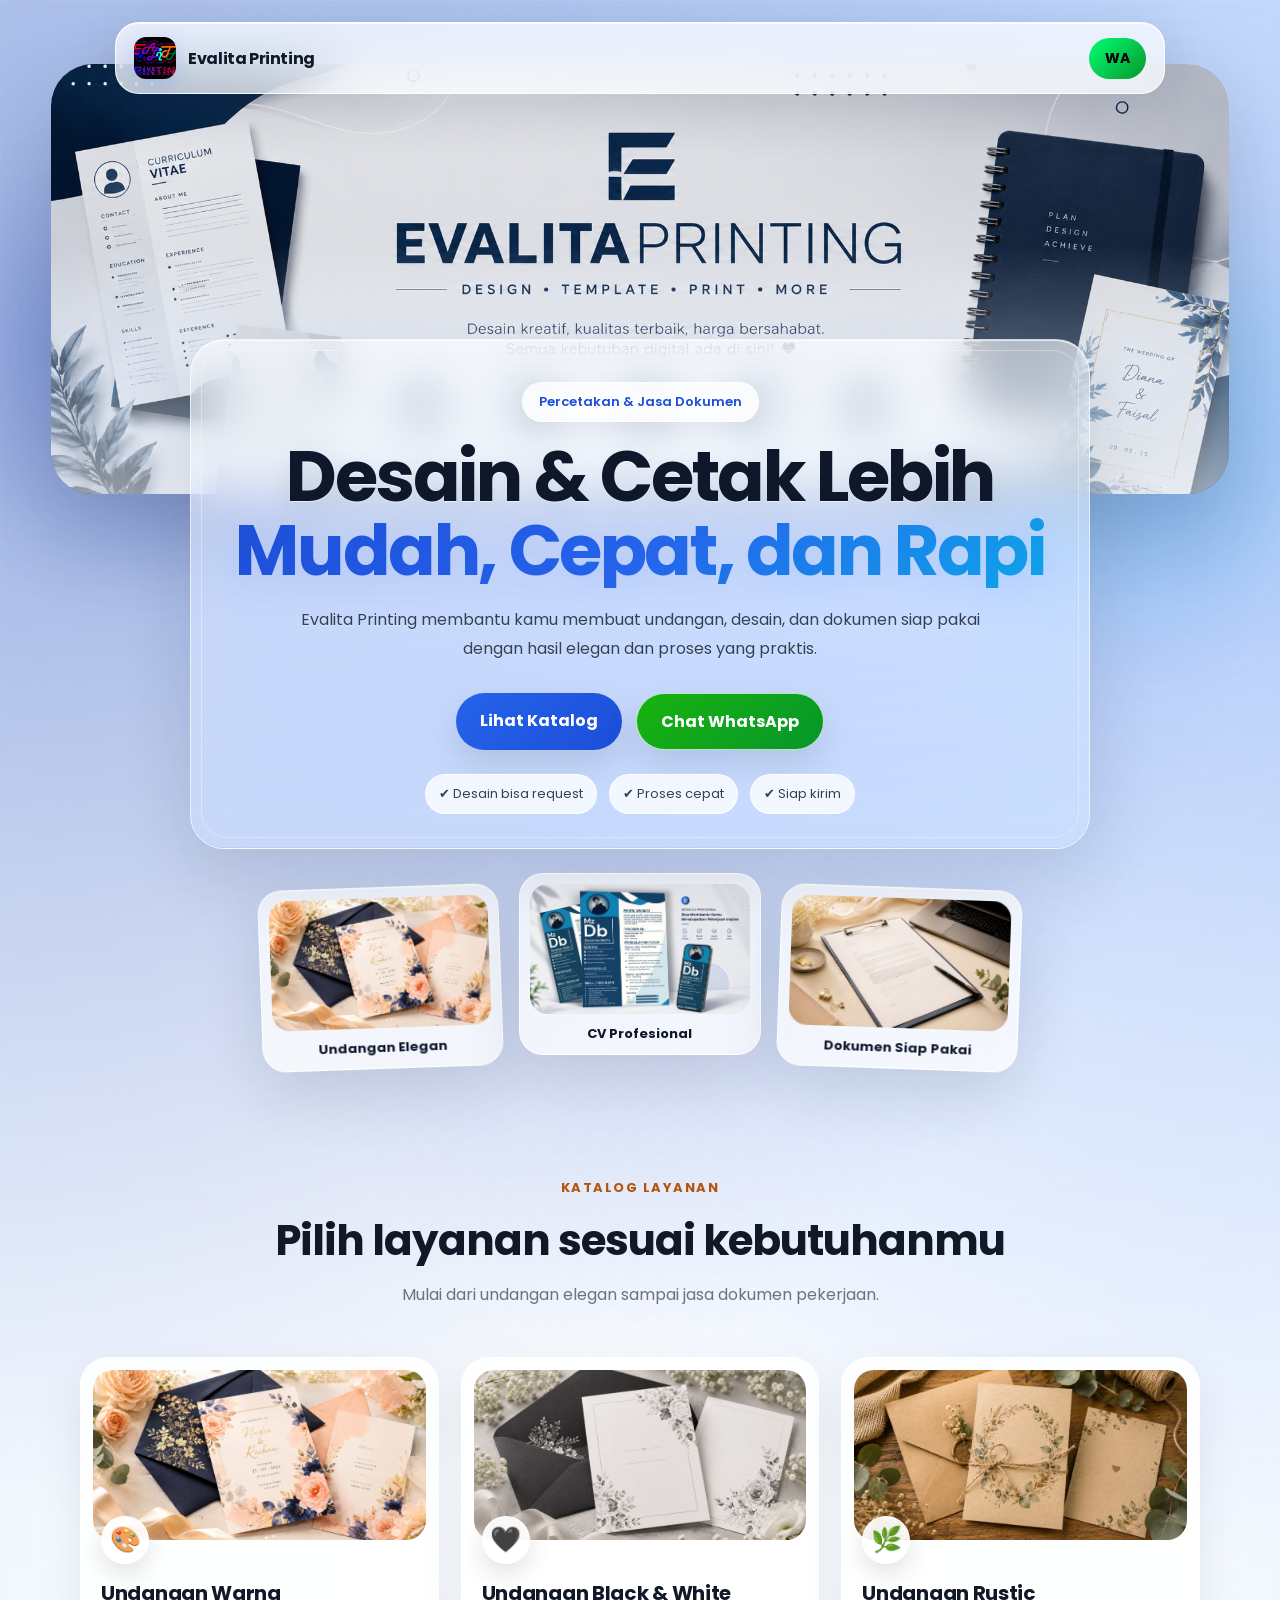
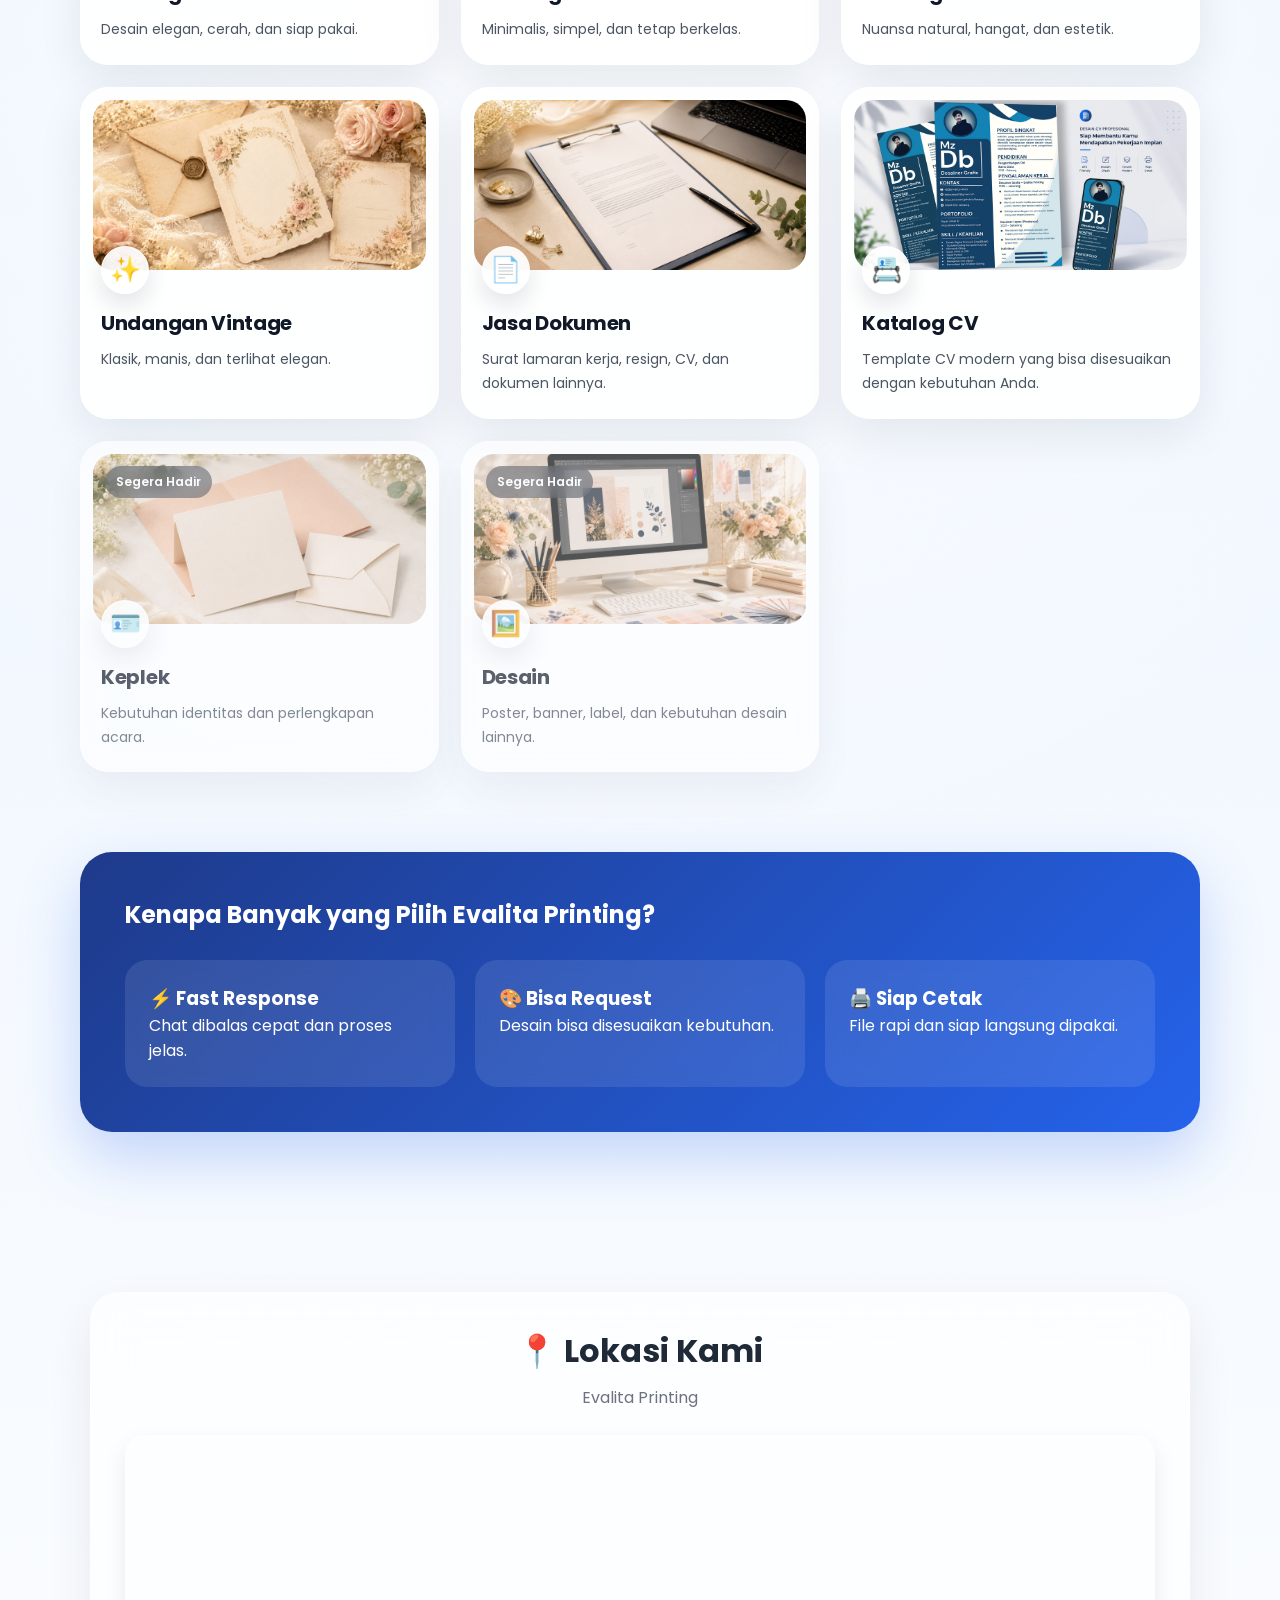
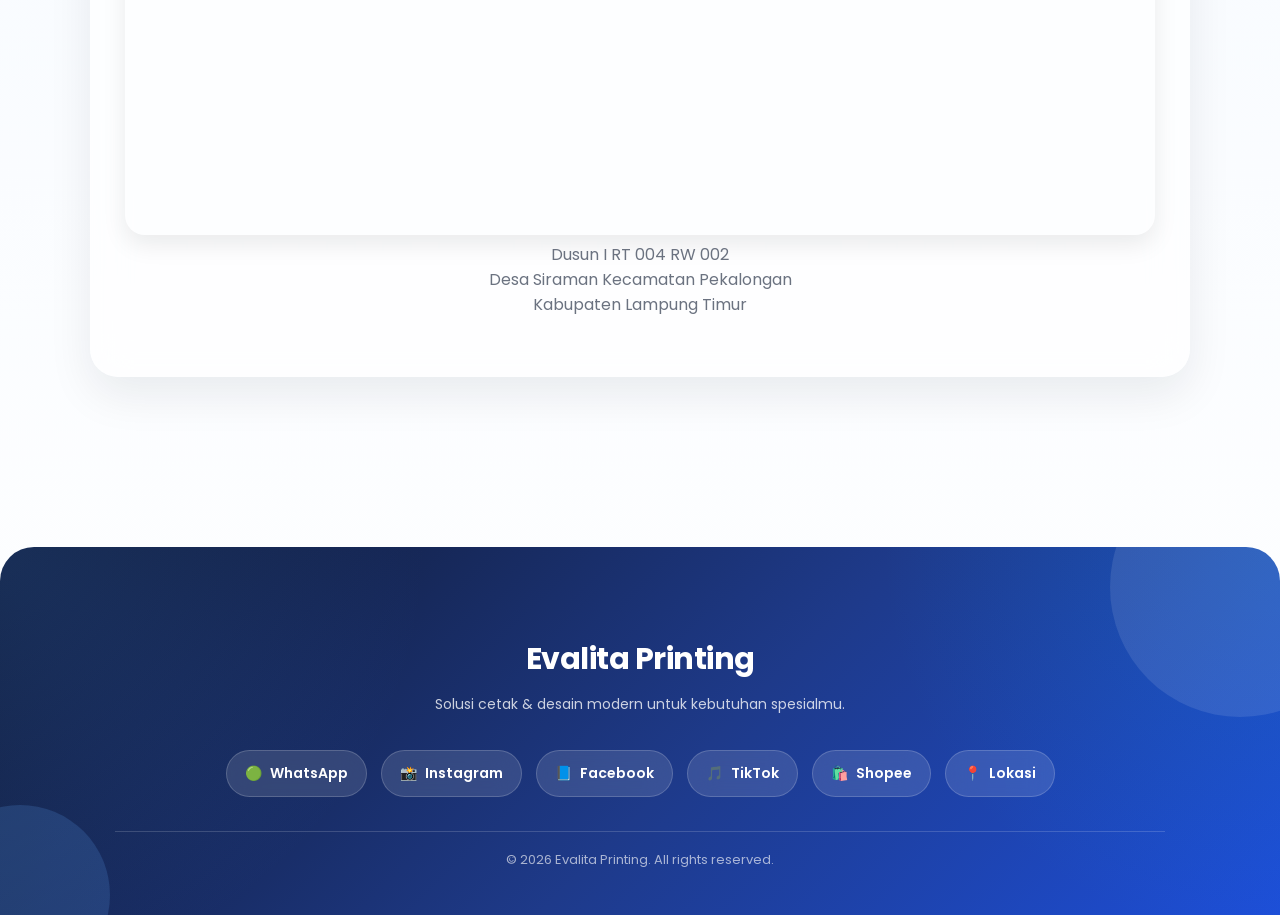
<file: index.html>
<!DOCTYPE html>
<html lang="id">
<head>
  <meta charset="UTF-8" />
  <meta name="viewport" content="width=device-width, initial-scale=1.0" />
  <title>Evalita Printing | Katalog Layanan</title>

    <!-- Google Analytics -->
  <script async src="https://www.googletagmanager.com/gtag/js?id=G-LV5LJFYC17"></script>
    <script>
      window.dataLayer = window.dataLayer || [];
      function gtag(){dataLayer.push(arguments);}
      gtag('js', new Date());

      gtag('config', 'G-LV5LJFYC17');
    </script>

  <link rel="stylesheet" href="style.css" />  
  <link rel="icon" type="image/png" href="assets/evalita-logo.png">
  <link href="https://fonts.googleapis.com/css2?family=Poppins:wght@300;400;500;600;700&display=swap" rel="stylesheet" />
</head>

<body>

  <nav class="navbar">
    <div class="brand">
      <img src="assets/evalita-logo.png" alt="Evalita Printing Logo">
      <span>Evalita Printing</span>
    </div>
    <a href="https://wa.me/6285769524983?text=Halo kak, saya mau tanya tentang layanan Evalita Printing" target="_blank" class="nav-btn">
      WA
    </a>
  </nav>

  <section class="hero">
    <div class="hero-blur"></div>

      <!-- BANNER BESAR DI BELAKANG TEKS -->
    <div class="hero-banner">
      <img src="assets/hero-banner.png" alt="Banner Evalita Printing">
    </div>

    <div class="hero-content">
      <span class="badge">Percetakan & Jasa Dokumen</span>

      <h1>
        Desain & Cetak Lebih
        <span>Mudah, Cepat, dan Rapi</span>
      </h1>

      <p>
        Evalita Printing membantu kamu membuat undangan, desain, dan dokumen siap pakai
        dengan hasil elegan dan proses yang praktis.
      </p>

      <div class="hero-actions">
        <a href="#kategori" class="btn-primary">Lihat Katalog</a>
        <a href="https://wa.me/6285769524983?text=Halo kak, saya mau tanya tentang layanan Evalita Printing" target="_blank" class="btn-secondary">
          Chat WhatsApp
        </a>
      </div>

      <div class="trust">
        <span>✔ Desain bisa request</span>
        <span>✔ Proses cepat</span>
        <span>✔ Siap kirim</span>
      </div>
    </div>

    <div class="hero-showcase">

      <div class="showcase-card card-left">
        <img src="assets/undanganWarna-preview.png" alt="Preview Undangan">
        <span>Undangan Elegan</span>
      </div>

      <div class="showcase-card card-center">
        <img src="assets/cv-preview.jpg" alt="Preview CV">
        <span>CV Profesional</span>
      </div>

      <div class="showcase-card card-right">
        <img src="assets/jasaDokumen-preview.png" alt="Preview Dokumen">
        <span>Dokumen Siap Pakai</span>
      </div>

    </div>

  </section>

  <section class="section-header">
    <span>Katalog Layanan</span>
    <h2>Pilih layanan sesuai kebutuhanmu</h2>
    <p>Mulai dari undangan elegan sampai jasa dokumen pekerjaan.</p>
  </section>

  <main class="container" id="kategori">
    <div class="kategori-grid">

      <!-- UNDANGAN WARNA -->
      <a href="katalog_und_warna/index.html" class="kategori-card visual-card">
        <div class="card-image">
          <img src="assets/undanganWarna-preview.png" alt="Preview Undangan Warna">
        </div>

        <div class="card-content">
          <div class="icon">🎨</div>
          <h3>Undangan Warna</h3>
          <p>Desain elegan, cerah, dan siap pakai.</p>
        </div>
      </a>

      <!-- UNDANGAN BLACK & WHITE -->
      <a href="katalog_und_bw/index.html" class="kategori-card visual-card">
        <div class="card-image">
          <img src="assets/undangaBW-preview.png" alt="Preview Undangan Black and White">
        </div>

        <div class="card-content">
          <div class="icon">🖤</div>
          <h3>Undangan Black & White</h3>
          <p>Minimalis, simpel, dan tetap berkelas.</p>
        </div>
      </a>

      <!-- UNDANGAN RUSTIC -->
      <a href="katalog_und_rustik/" class="kategori-card visual-card">
        <div class="card-image">
          <img src="assets/undanganRustic-preview.png" alt="Preview Undangan Rustic">
        </div>

        <div class="card-content">
          <div class="icon">🌿</div>
          <h3>Undangan Rustic</h3>
          <p>Nuansa natural, hangat, dan estetik.</p>
        </div>
      </a>

      <!-- UNDANGAN VINTAGE -->
      <a href="katalog_und_vintage/" class="kategori-card visual-card">
        <div class="card-image">
          <img src="assets/undanganVintage-preview.png" alt="Preview Undangan Vintage">
        </div>

        <div class="card-content">
          <div class="icon">✨</div>
          <h3>Undangan Vintage</h3>
          <p>Klasik, manis, dan terlihat elegan.</p>
        </div>
      </a>

      <!-- JASA DOKUMEN -->
      <a href="katalog_dokumen/index.html" class="kategori-card visual-card">
        <div class="card-image">
          <img src="assets/jasaDokumen-preview.png" alt="Preview Jasa Dokumen">
        </div>

        <div class="card-content">
          <div class="icon">📄</div>
          <h3>Jasa Dokumen</h3>
          <p>Surat lamaran kerja, resign, CV, dan dokumen lainnya.</p>
        </div>
      </a>

      <!-- KATALOG CV -->
      <a href="katalog_cv/index.html" class="kategori-card visual-card">
        <div class="card-image">
          <img src="assets/cv-preview.jpg" alt="Preview Katalog CV">
        </div>

        <div class="card-content">
          <div class="icon">📇</div>
          <h3>Katalog CV</h3>
          <p>Template CV modern yang bisa disesuaikan dengan kebutuhan Anda.</p>
        </div>
      </a>

      <!-- KEPLEK -->
      <div class="kategori-card visual-card disabled">
        <div class="card-image">
          <img src="assets/keplek-preview.png" alt="Preview Keplek">
          <span class="coming-soon">Segera Hadir</span>
        </div>

        <div class="card-content">
          <div class="icon">🪪</div>
          <h3>Keplek</h3>
          <p>Kebutuhan identitas dan perlengkapan acara.</p>
        </div>
      </div>

      <!-- DESAIN -->
      <div class="kategori-card visual-card disabled">
        <div class="card-image">
          <img src="assets/desain-preview.png" alt="Preview Desain">
          <span class="coming-soon">Segera Hadir</span>
        </div>

        <div class="card-content">
          <div class="icon">🖼️</div>
          <h3>Desain</h3>
          <p>Poster, banner, label, dan kebutuhan desain lainnya.</p>
        </div>
      </div>

    </div>
  </main>

  <section class="why">
    <div class="why-box">
      <h2>Kenapa Banyak yang Pilih Evalita Printing?</h2>

      <div class="why-grid">

        <div class="why-item">
          <h3>⚡ Fast Response</h3>
          <p>Chat dibalas cepat dan proses jelas.</p>
        </div>

        <div class="why-item">
          <h3>🎨 Bisa Request</h3>
          <p>Desain bisa disesuaikan kebutuhan.</p>
        </div>

        <div class="why-item">
          <h3>🖨️ Siap Cetak</h3>
          <p>File rapi dan siap langsung dipakai.</p>
        </div>

      </div>
    </div>
  </section>

<section class="lokasi" id="lokasi">

  <div class="lokasi-box">

    <h2>📍 Lokasi Kami</h2>

    <p>
      Evalita Printing
    </p>

    <iframe
      src="https://www.google.com/maps/embed?pb=!1m18!1m12!1m3!1d248.39262228204166!2d105.40153712056215!3d-5.058083290470981!2m3!1f0!2f0!3f0!3m2!1i1024!2i768!4f13.1!3m3!1m2!1s0x2e40bdfccd9b82e1%3A0x10e340eb0a8a1be1!2sEvalita%20Printing!5e0!3m2!1sid!2sid!4v1778309215560!5m2!1sid!2sid"
      allowfullscreen=""
      loading="lazy"
      referrerpolicy="no-referrer-when-downgrade">
    </iframe>

    <p>
      Dusun I RT 004 RW 002 <br>
      Desa Siraman Kecamatan Pekalongan <br>
      Kabupaten Lampung Timur
    </p>

  </div>

</section>

<footer class="footer">

    <div class="footer-content">

      <h3>Evalita Printing</h3>

      <p>
        Solusi cetak & desain modern untuk kebutuhan spesialmu.
      </p>

      <!-- SOCIAL MEDIA -->
      <div class="social-links">

        <a href="https://wa.me/6285769524983" target="_blank" class="social-item wa">
          <span>🟢</span>
          WhatsApp
        </a>

        <a href="#" class="social-item ig">
          <span>📸</span>
          Instagram
        </a>

        <a href="#" class="social-item fb">
          <span>📘</span>
          Facebook
        </a>

        <a href="#" class="social-item tt">
          <span>🎵</span>
          TikTok
        </a>

        <a href="https://id.shp.ee/sEjN6SLR" target="_blank" class="social-item shopee">
          <span>🛍️</span>
          Shopee
        </a>

        <a href="#lokasi" class="social-item map">
          <span>📍</span>
          Lokasi
        </a>

      </div>

      <span>
        © 2026 Evalita Printing. All rights reserved.
      </span>

    </div>

  </footer>

  <script>
  const kategoriCards = document.querySelectorAll('.visual-card');

  const revealCards = new IntersectionObserver((entries, observer) => {
    entries.forEach((entry) => {
      if (entry.isIntersecting) {
        entry.target.classList.add('is-visible');
        observer.unobserve(entry.target);
      }
    });
  }, {
    threshold: 0.18
  });

  if (window.matchMedia('(max-width: 770px)').matches) {
    kategoriCards.forEach((card) => {
      revealCards.observe(card);
    });
  } else {
    kategoriCards.forEach((card) => {
      card.classList.add('is-visible');
    });
  }
</script>

</body>
</html>
</file>
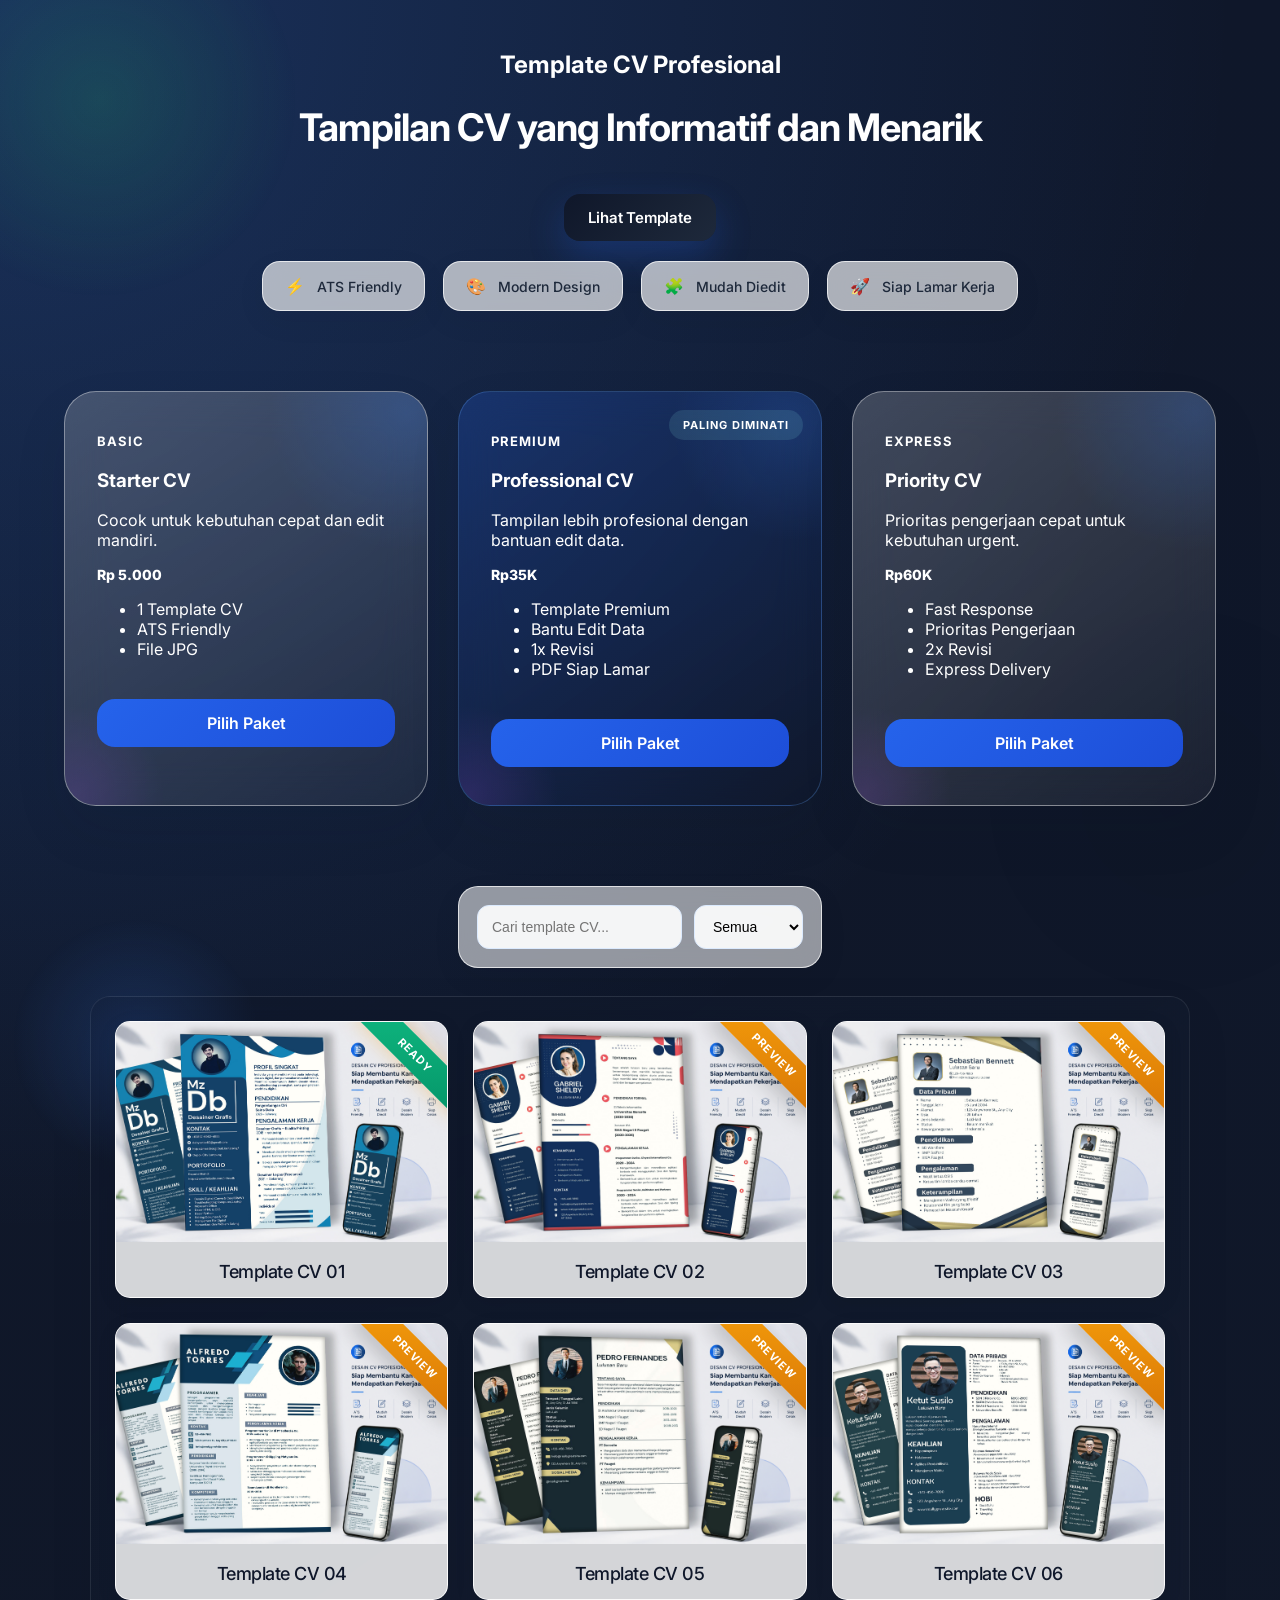
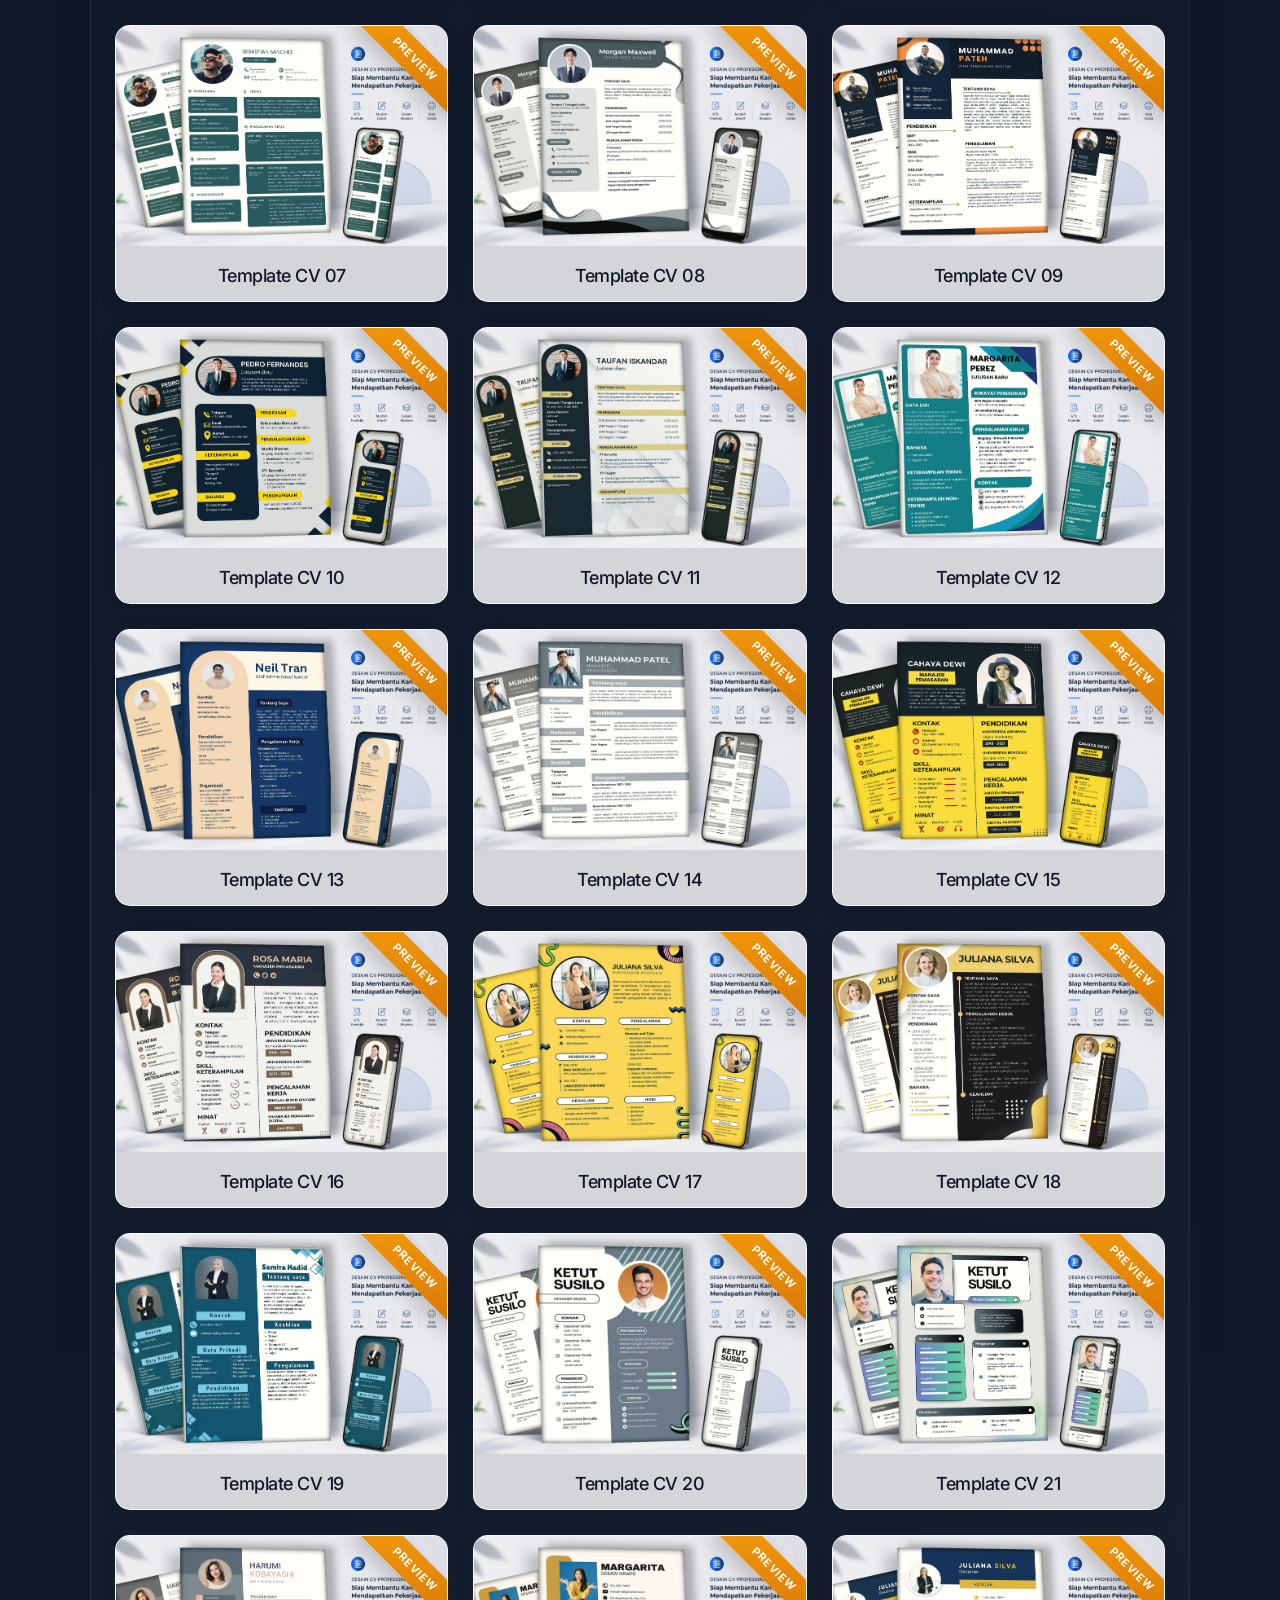
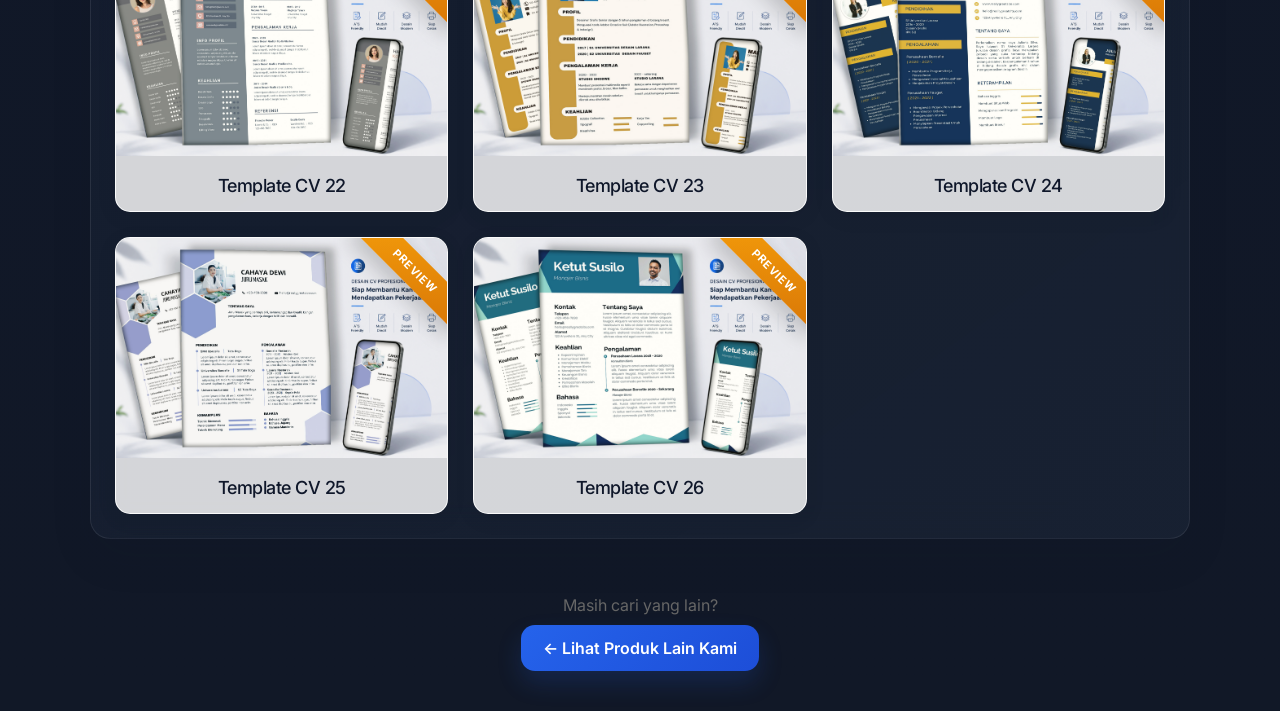
<file: katalog_cv/index.html>
<!DOCTYPE html>
<html lang="id">
<head>
  <meta charset="UTF-8">
  <meta name="viewport" content="width=device-width, initial-scale=1.0">
  <title>Katalog CV</title>

    <!-- Google Analytics -->
  <script async src="https://www.googletagmanager.com/gtag/js?id=G-LV5LJFYC17"></script>
    <script>
      window.dataLayer = window.dataLayer || [];
      function gtag(){dataLayer.push(arguments);}
      gtag('js', new Date());

      gtag('config', 'G-LV5LJFYC17');
    </script>

  <!-- CSS -->
  <link rel="stylesheet" href="style.css">
  <link href="https://fonts.googleapis.com/css2?family=Inter:wght@400;500;600;700;800&display=swap" rel="stylesheet">

</head>

<body>

  <!-- HEADER -->
  <header>
    <div class="hero-badge">Template CV Profesional</div>

    <h1>Tampilan CV yang Informatif dan Menarik</h1>
    
    <a href="#produk" class="hero-btn">
      Lihat Template
    </a>
  </header>

    <section class="benefit">
      <div>
        <span>⚡</span>
        ATS Friendly
      </div>
      <div>
        <span>🎨</span>
        Modern Design
      </div>
      <div>
        <span>🧩</span>
        Mudah Diedit
      </div>
      <div>
        <span>🚀</span>
        Siap Lamar Kerja
      </div>
    </section>

    <section class="pricing">

      <div class="price-card">
        <span class="plan">
          Basic
        </span>
        <h3>Starter CV</h3>
        <p class="desc">
          Cocok untuk kebutuhan cepat
          dan edit mandiri.
        </p>
        <div class="price">
          Rp 5.000
        </div>
        <ul>
          <li>1 Template CV</li>
          <li>ATS Friendly</li>
          <li>File JPG</li>
        </ul>
        <a href="https://wa.me/6285769524983?text=Halo%20saya%20mau%20pesan%20CV%20Starter%20(Basic)" class="price-btn" target="_blank">
          Pilih Paket
        </a>
      </div>


      <div class="price-card featured">
        <div class="featured-badge">
          PALING DIMINATI
        </div>
        <span class="plan">
          Premium
        </span>
        <h3>Professional CV</h3>
        <p class="desc">
          Tampilan lebih profesional
          dengan bantuan edit data.
        </p>
        <div class="price">
          Rp35K
          </div>
          <ul>
            <li>Template Premium</li>
            <li>Bantu Edit Data</li>
            <li>1x Revisi</li>
            <li>PDF Siap Lamar</li>
          </ul>
          <a href="https://wa.me/6285769524983?text=Halo%20saya%20mau%20pesan%20CV%20Professional%20(Premium)" class="price-btn" target="_blank">
            Pilih Paket
          </a>
        </div>

      <div class="price-card">
        <span class="plan">
          Express
        </span>
        <h3>Priority CV</h3>
        <p class="desc">
          Prioritas pengerjaan cepat
          untuk kebutuhan urgent.
        </p>
        <div class="price">
          Rp60K
        </div>
        <ul>
          <li>Fast Response</li>
          <li>Prioritas Pengerjaan</li>
          <li>2x Revisi</li>
          <li>Express Delivery</li>
        </ul>
          <a href="https://wa.me/6285769524983?text=Halo%20saya%20mau%20pesan%20CV%20Priority%20(Express)" class="price-btn" target="_blank">
            Pilih Paket
          </a>
      </div>
    </section>

    <div class="toolbar">
      <input type="text" id="search" placeholder="Cari template CV...">

      <select id="filterKategori">
        <option value="all">Semua</option>
        <option value="ats">ATS</option>
        <option value="premium">Premium</option>
        <option value="minimalis">Minimalis</option>
      </select>
    </div>

  <!-- KATALOG -->
  <main class="container">
    <div id="produk" class="grid">
      <!-- nanti diisi dari JSON -->
    </div>
  </main>

  <!-- JS -->
  <script src="script.js"></script>

    <!-- MODAL PREVIEW -->
  <div id="modal" class="modal">
    <span class="close">&times;</span>
    <img class="modal-content" id="modal-img">
  </div>

  <div class="footer-nav">
    <p class="after-text">Masih cari yang lain?</p>
    <a href="../index.html" class="btn-back">← Lihat Produk Lain Kami</a>
  </div>

</body>
</html>
</file>
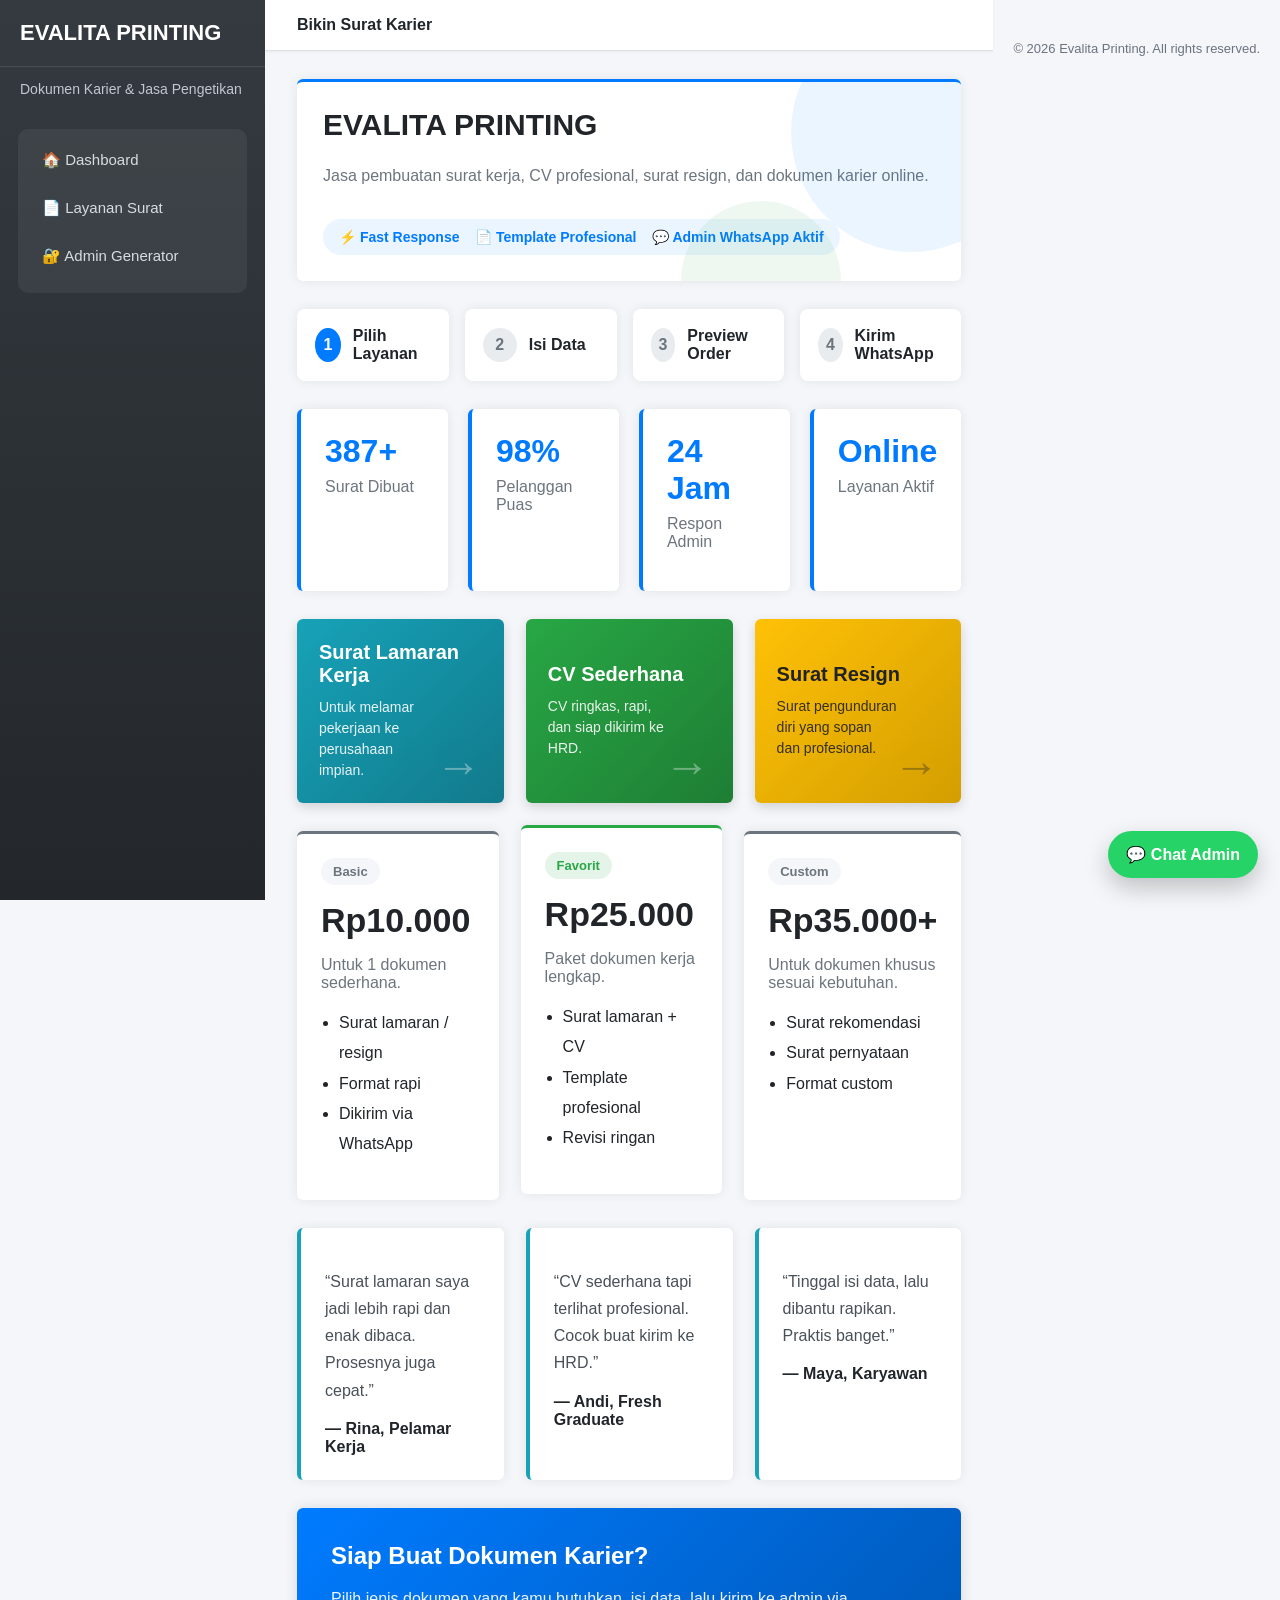
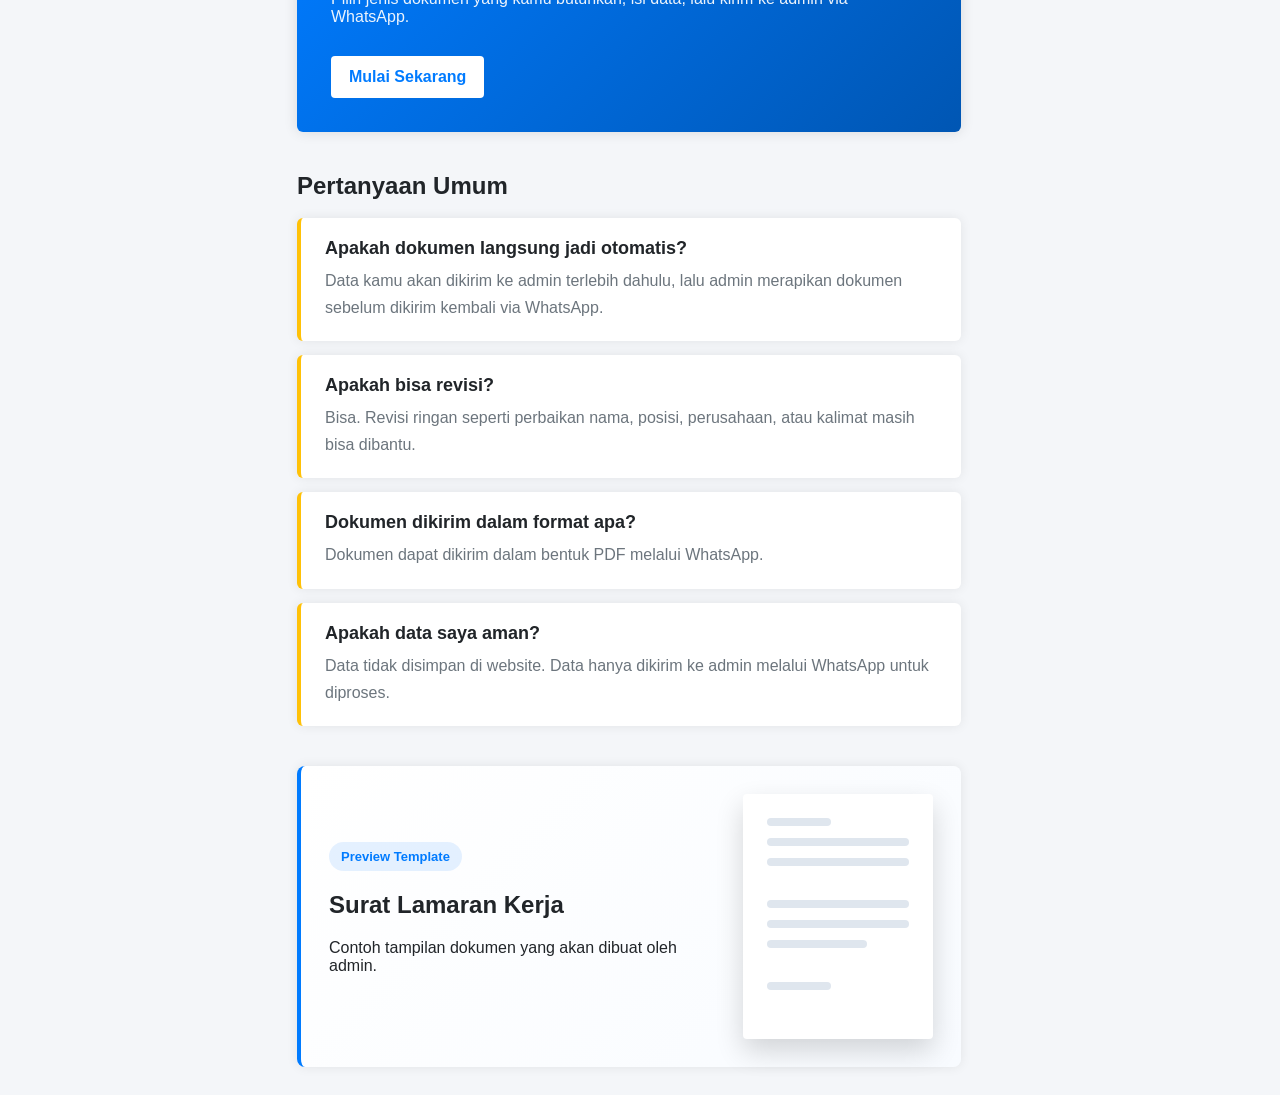
<file: katalog_dokumen/index.html>
<!DOCTYPE html>
<html lang="id">
<head>
  <meta charset="UTF-8" />
  <meta name="viewport" content="width=device-width, initial-scale=1.0" />
  <title>Bikin Surat Karier</title>

    <!-- Google Analytics -->
  <script async src="https://www.googletagmanager.com/gtag/js?id=G-LV5LJFYC17"></script>
    <script>
      window.dataLayer = window.dataLayer || [];
      function gtag(){dataLayer.push(arguments);}
      gtag('js', new Date());

      gtag('config', 'G-LV5LJFYC17');
    </script>

  <link rel="stylesheet" href="assets/css/style.css" />
</head>

<a
  class="floating-wa"
  href="https://wa.me/6285769524983?text=Halo%20Kak%20,%20saya%20ingin%20membuat%20dokumen%20karier."
  target="_blank"
>
  💬 Chat Admin
</a>

<body>
  <aside class="sidebar">

      <h2>EVALITA PRINTING</h2>
      <p>Dokumen Karier & Jasa Pengetikan</p>

    <nav class="side-menu">
      <a href="../index.html">🏠 Dashboard</a>
      <a href="#layanan">📄 Layanan Surat</a>
      <!-- <a href="#formArea">📝 Form Order</a> -->
      <a href="admin.html">🔐 Admin Generator</a>
    </nav>
  </aside>

  <main class="content">
    <section class="hero">
      <h1>EVALITA PRINTING</h1>

      <p>
        Jasa pembuatan surat kerja, CV profesional,
        surat resign, dan dokumen karier online.
      </p>

      <div class="hero-badge">
        ⚡ Fast Response
        &nbsp;&nbsp; 📄 Template Profesional
        &nbsp;&nbsp; 💬 Admin WhatsApp Aktif
      </div>
    </section>

    <section class="steps">
      <div class="step active">
        <span>1</span>
        <p>Pilih Layanan</p>
      </div>
      <div class="step">
        <span>2</span>
        <p>Isi Data</p>
      </div>
      <div class="step">
        <span>3</span>
        <p>Preview Order</p>
      </div>
      <div class="step">
        <span>4</span>
        <p>Kirim WhatsApp</p>
      </div>
    </section>

    <section class="stats">
      <div class="stat-card">
        <h3>387+</h3>
        <p>Surat Dibuat</p>
      </div>
      <div class="stat-card">
        <h3>98%</h3>
        <p>Pelanggan Puas</p>
      </div>
      <div class="stat-card">
        <h3>24 Jam</h3>
        <p>Respon Admin</p>
      </div>
      <div class="stat-card">
        <h3>Online</h3>
        <p>Layanan Aktif</p>
      </div>
    </section>

    <section class="cards" id="layanan">
      <button onclick="pilihLayanan('lamaran')">
        <span>Surat Lamaran Kerja</span>
        <small>Untuk melamar pekerjaan ke perusahaan impian.</small>
      </button>

      <button onclick="pilihLayanan('cv')">
        <span>CV Sederhana</span>
        <small>CV ringkas, rapi, dan siap dikirim ke HRD.</small>
      </button>

      <button onclick="pilihLayanan('resign')">
        <span>Surat Resign</span>
        <small>Surat pengunduran diri yang sopan dan profesional.</small>
      </button>
    </section>

    <section class="pricing">
      <div class="price-card">
        <span class="price-label">Basic</span>
        <h3>Rp10.000</h3>
        <p>Untuk 1 dokumen sederhana.</p>
        <ul>
          <li>Surat lamaran / resign</li>
          <li>Format rapi</li>
          <li>Dikirim via WhatsApp</li>
        </ul>
      </div>

      <div class="price-card featured">
        <span class="price-label">Favorit</span>
        <h3>Rp25.000</h3>
        <p>Paket dokumen kerja lengkap.</p>
        <ul>
          <li>Surat lamaran + CV</li>
          <li>Template profesional</li>
          <li>Revisi ringan</li>
        </ul>
      </div>

      <div class="price-card">
        <span class="price-label">Custom</span>
        <h3>Rp35.000+</h3>
        <p>Untuk dokumen khusus sesuai kebutuhan.</p>
        <ul>
          <li>Surat rekomendasi</li>
          <li>Surat pernyataan</li>
          <li>Format custom</li>
        </ul>
      </div>
    </section>

    <section class="testimonials">
      <div class="testimonial-card">
        <p>“Surat lamaran saya jadi lebih rapi dan enak dibaca. Prosesnya juga cepat.”</p>
        <strong>— Rina, Pelamar Kerja</strong>
      </div>

      <div class="testimonial-card">
        <p>“CV sederhana tapi terlihat profesional. Cocok buat kirim ke HRD.”</p>
        <strong>— Andi, Fresh Graduate</strong>
      </div>

      <div class="testimonial-card">
        <p>“Tinggal isi data, lalu dibantu rapikan. Praktis banget.”</p>
        <strong>— Maya, Karyawan</strong>
      </div>
    </section>

    <section class="cta-box">
      <h2>Siap Buat Dokumen Karier?</h2>
      <p>Pilih jenis dokumen yang kamu butuhkan, isi data, lalu kirim ke admin via WhatsApp.</p>
      <a href="#layanan">Mulai Sekarang</a>
    </section>

    <section class="faq">
      <h2>Pertanyaan Umum</h2>

      <div class="faq-item">
        <h3>Apakah dokumen langsung jadi otomatis?</h3>
        <p>Data kamu akan dikirim ke admin terlebih dahulu, lalu admin merapikan dokumen sebelum dikirim kembali via WhatsApp.</p>
      </div>

      <div class="faq-item">
        <h3>Apakah bisa revisi?</h3>
        <p>Bisa. Revisi ringan seperti perbaikan nama, posisi, perusahaan, atau kalimat masih bisa dibantu.</p>
      </div>

      <div class="faq-item">
        <h3>Dokumen dikirim dalam format apa?</h3>
        <p>Dokumen dapat dikirim dalam bentuk PDF melalui WhatsApp.</p>
      </div>

      <div class="faq-item">
        <h3>Apakah data saya aman?</h3>
        <p>Data tidak disimpan di website. Data hanya dikirim ke admin melalui WhatsApp untuk diproses.</p>
      </div>
    </section>

    <section id="templatePreview" class="template-preview hidden">
      <div>
        <span class="section-label">Preview Template</span>
        <h2 id="previewTitle">Surat Lamaran Kerja</h2>
        <p id="previewDesc">Contoh tampilan dokumen yang akan dibuat oleh admin.</p>
      </div>

      <div class="doc-mockup">
        <div class="doc-line short"></div>
        <div class="doc-line"></div>
        <div class="doc-line"></div>
        <div class="doc-space"></div>
        <div class="doc-line"></div>
        <div class="doc-line"></div>
        <div class="doc-line medium"></div>
        <div class="doc-space"></div>
        <div class="doc-line short"></div>
      </div>
    </section>

    <section id="formArea" class="form-box hidden">
      
      <h2 id="judulForm"></h2>

      <input id="nama" placeholder="Nama lengkap" />
      <input id="wa" placeholder="Nomor WhatsApp" />
      <input id="posisi" placeholder="Posisi / tujuan surat" />
      <input id="perusahaan" placeholder="Nama perusahaan" />
      <textarea id="catatan" placeholder="Catatan tambahan"></textarea>

      <div id="alertBox" class="alert hidden"></div>

      <div class="upload-note">
      <strong>Perlu lampiran?</strong>
      <p>
        Jika kamu ingin menambahkan foto, ijazah, sertifikat, portofolio, atau dokumen pendukung,
        silakan kirim langsung melalui WhatsApp setelah mengirim form ini.
      </p>
    </div>

      <div id="previewBox" class="preview-box hidden">
        <h3>Preview Data Order</h3>
        <p id="previewText"></p>
      </div>

      <button onclick="lihatPreview()">Lihat Preview</button>
      <button onclick="kirimWhatsApp()" class="btn-wa">Kirim ke WhatsApp Admin</button>

      <select id="paket">
        <option value="Basic - Rp10.000">Basic - Rp10.000</option>
        <option value="Favorit - Rp25.000">Favorit - Rp25.000</option>
        <option value="Custom - Rp35.000+">Custom - Rp35.000+</option>
      </select>

    </section>

  </main>

  <script src="assets/js/app.js"></script>

    <footer>
    <p>© 2026 Evalita Printing. All rights reserved.</p>
  </footer>
</body>
</html>
</file>
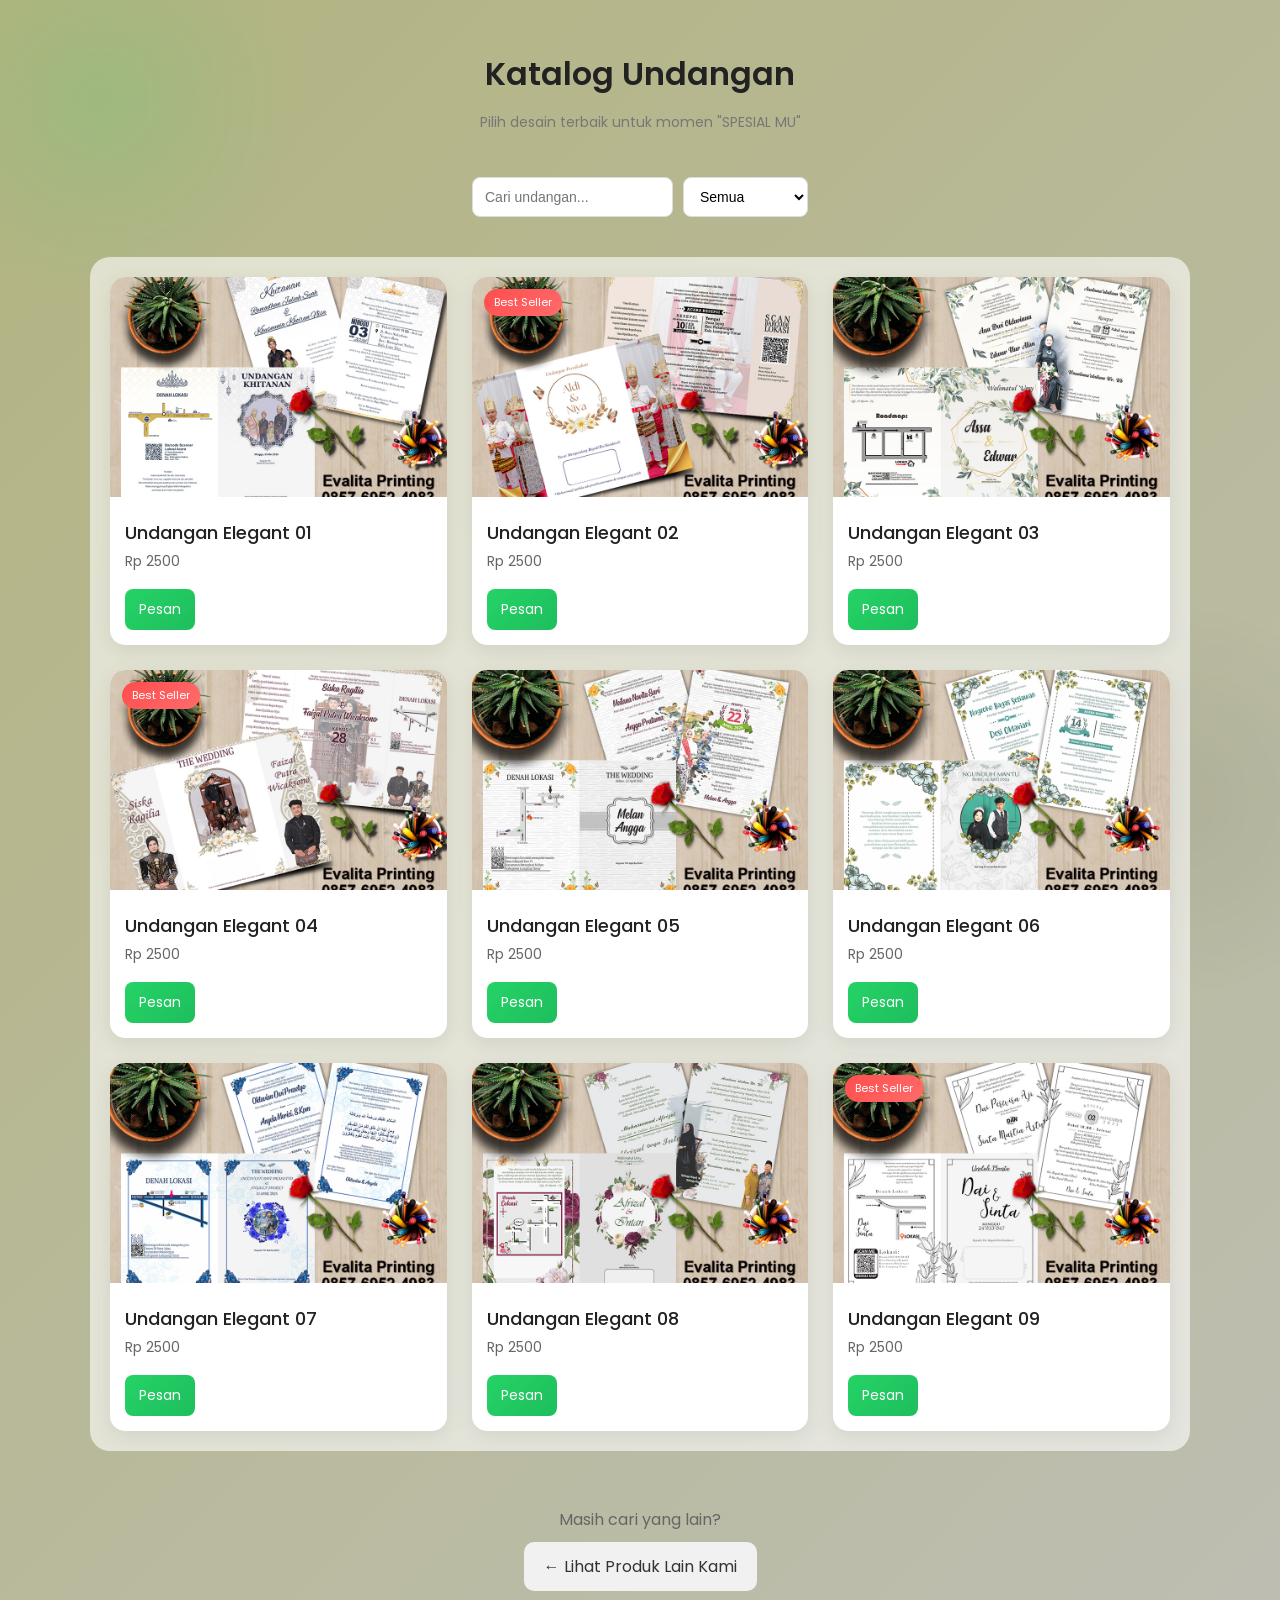
<file: katalog_und/index.html>
<!DOCTYPE html>
<html lang="id">
<head>
  <meta charset="UTF-8">
  <meta name="viewport" content="width=device-width, initial-scale=1.0">
  <title>Katalog Undangan</title>

    <!-- Google Analytics -->
  <script async src="https://www.googletagmanager.com/gtag/js?id=G-LV5LJFYC17"></script>
    <script>
      window.dataLayer = window.dataLayer || [];
      function gtag(){dataLayer.push(arguments);}
      gtag('js', new Date());

      gtag('config', 'G-LV5LJFYC17');
  </script>

  <!-- CSS -->
  <link rel="stylesheet" href="style.css">
  <link href="https://fonts.googleapis.com/css2?family=Poppins:wght@300;400;600&display=swap" rel="stylesheet">

</head>

<body>

  <!-- HEADER -->
  <header>
    <h1>Katalog Undangan</h1>
    <p>Pilih desain terbaik untuk momen "SPESIAL MU"</p>
  </header>

  <div class="toolbar">
    <input type="text" id="search" placeholder="Cari undangan...">

    <select id="filter">
      <option value="all">Semua</option>
      <option value="pernikahan">Pernikahan</option>
      <option value="khitanan">Khitanan</option>
      <option value="ulangtahun">Ulang Tahun</option>
    </select>
  </div>

  <!-- KATALOG -->
  <main class="container">
    <div id="produk" class="grid">
      <!-- nanti diisi dari JSON -->
    </div>
  </main>

  <!-- JS -->
  <script src="script.js"></script>

  <!-- MODAL PREVIEW -->
<div id="modal" class="modal">
  <span class="close">&times;</span>
  <img class="modal-content" id="modal-img">
</div>

</body>

<div class="footer-nav">
  <p class="after-text">Masih cari yang lain?</p>
  <a href="../index.html" class="btn-back">← Lihat Produk Lain Kami</a>
</div>

</html>
</file>
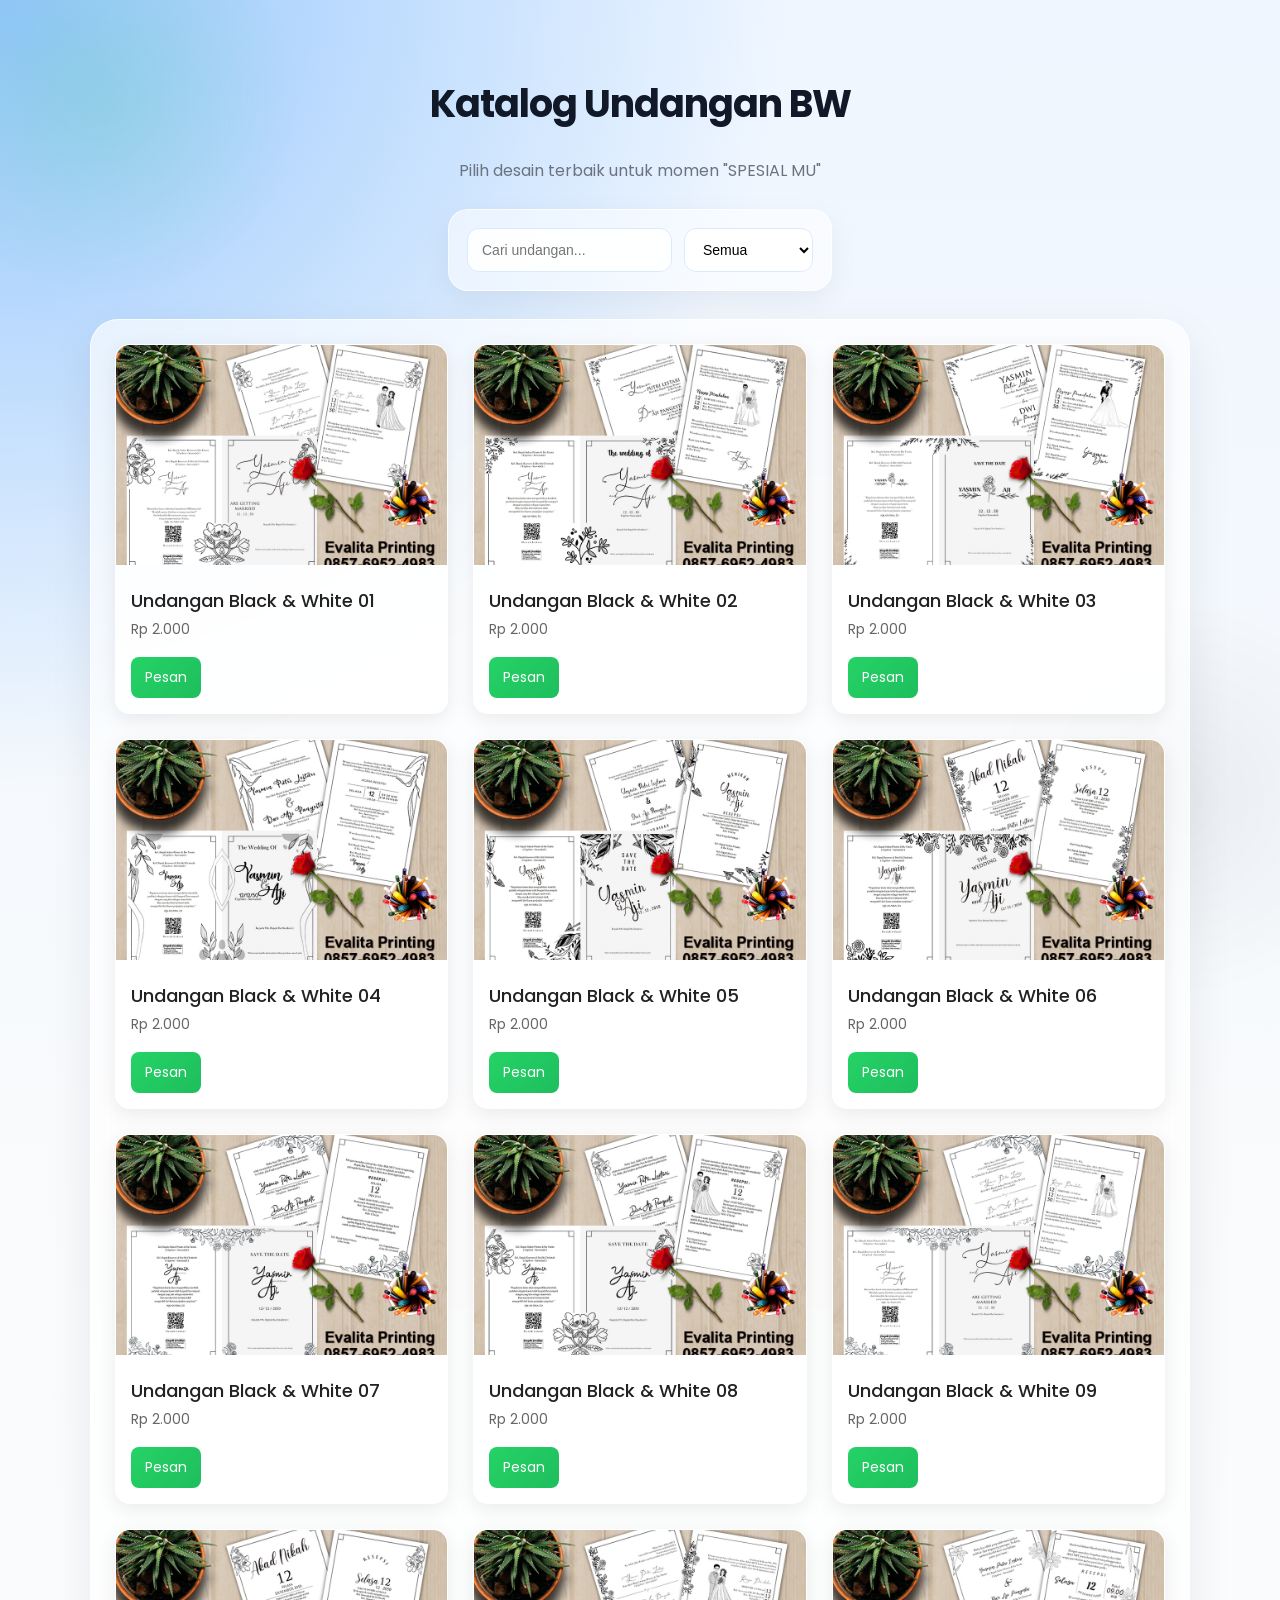
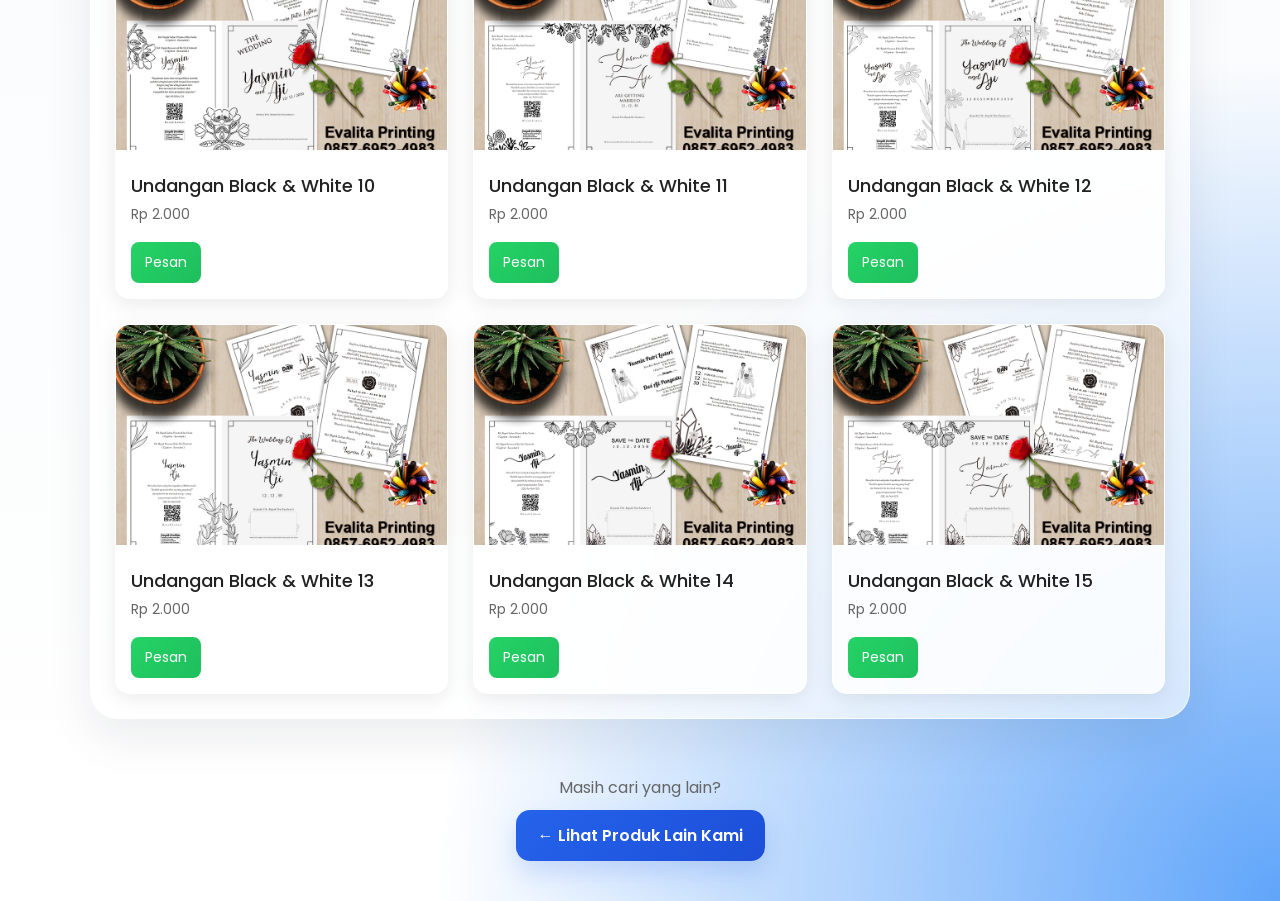
<file: katalog_und_bw/index.html>
<!DOCTYPE html>
<html lang="id">
<head>
  <meta charset="UTF-8">
  <meta name="viewport" content="width=device-width, initial-scale=1.0">
  <title>Katalog Undangan BW</title>

    <!-- Google Analytics -->
  <script async src="https://www.googletagmanager.com/gtag/js?id=G-LV5LJFYC17"></script>
    <script>
      window.dataLayer = window.dataLayer || [];
      function gtag(){dataLayer.push(arguments);}
      gtag('js', new Date());

      gtag('config', 'G-LV5LJFYC17');
    </script>

  <!-- CSS -->
  <link rel="stylesheet" href="style.css">
  <link href="https://fonts.googleapis.com/css2?family=Poppins:wght@300;400;600&display=swap" rel="stylesheet">

</head>

<body>

  <!-- HEADER -->
  <header>
    <h1>Katalog Undangan BW</h1>
    <p>Pilih desain terbaik untuk momen "SPESIAL MU"</p>
  </header>

  <div class="toolbar">
    <input type="text" id="search" placeholder="Cari undangan...">

    <select id="filter">
      <option value="all">Semua</option>
      <option value="pernikahan">Pernikahan</option>
      <option value="khitanan">Khitanan</option>
      <option value="ulangtahun">Ulang Tahun</option>
    </select>
  </div>

  <!-- KATALOG -->
  <main class="container">
    <div id="produk" class="grid">
      <!-- nanti diisi dari JSON -->
    </div>
  </main>

  <!-- JS -->
  <script src="script.js"></script>

  <!-- MODAL PREVIEW -->
<div id="modal" class="modal">
  <span class="close">&times;</span>
  <img class="modal-content" id="modal-img">
</div>

<div class="footer-nav">
  <p class="after-text">Masih cari yang lain?</p>
  <a href="../index.html" class="btn-back">← Lihat Produk Lain Kami</a>
</div>

</body>
</html>
</file>
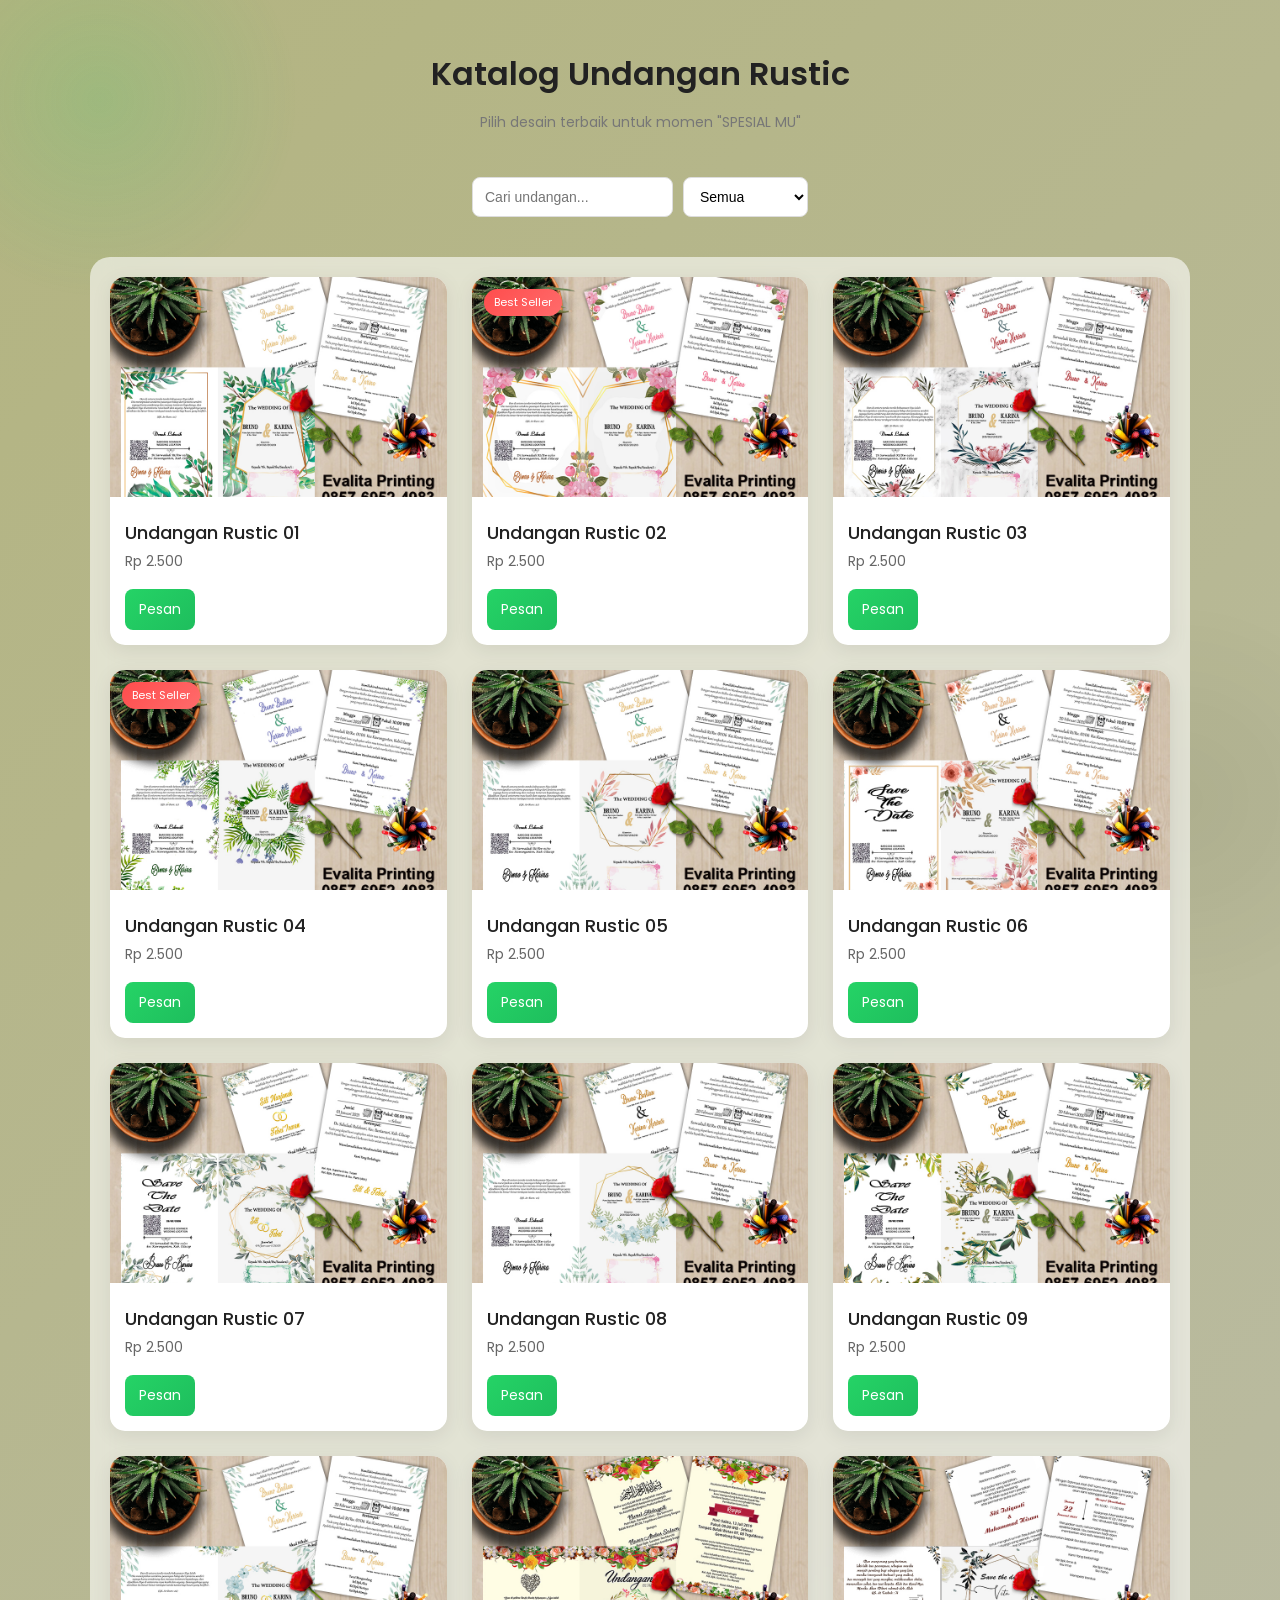
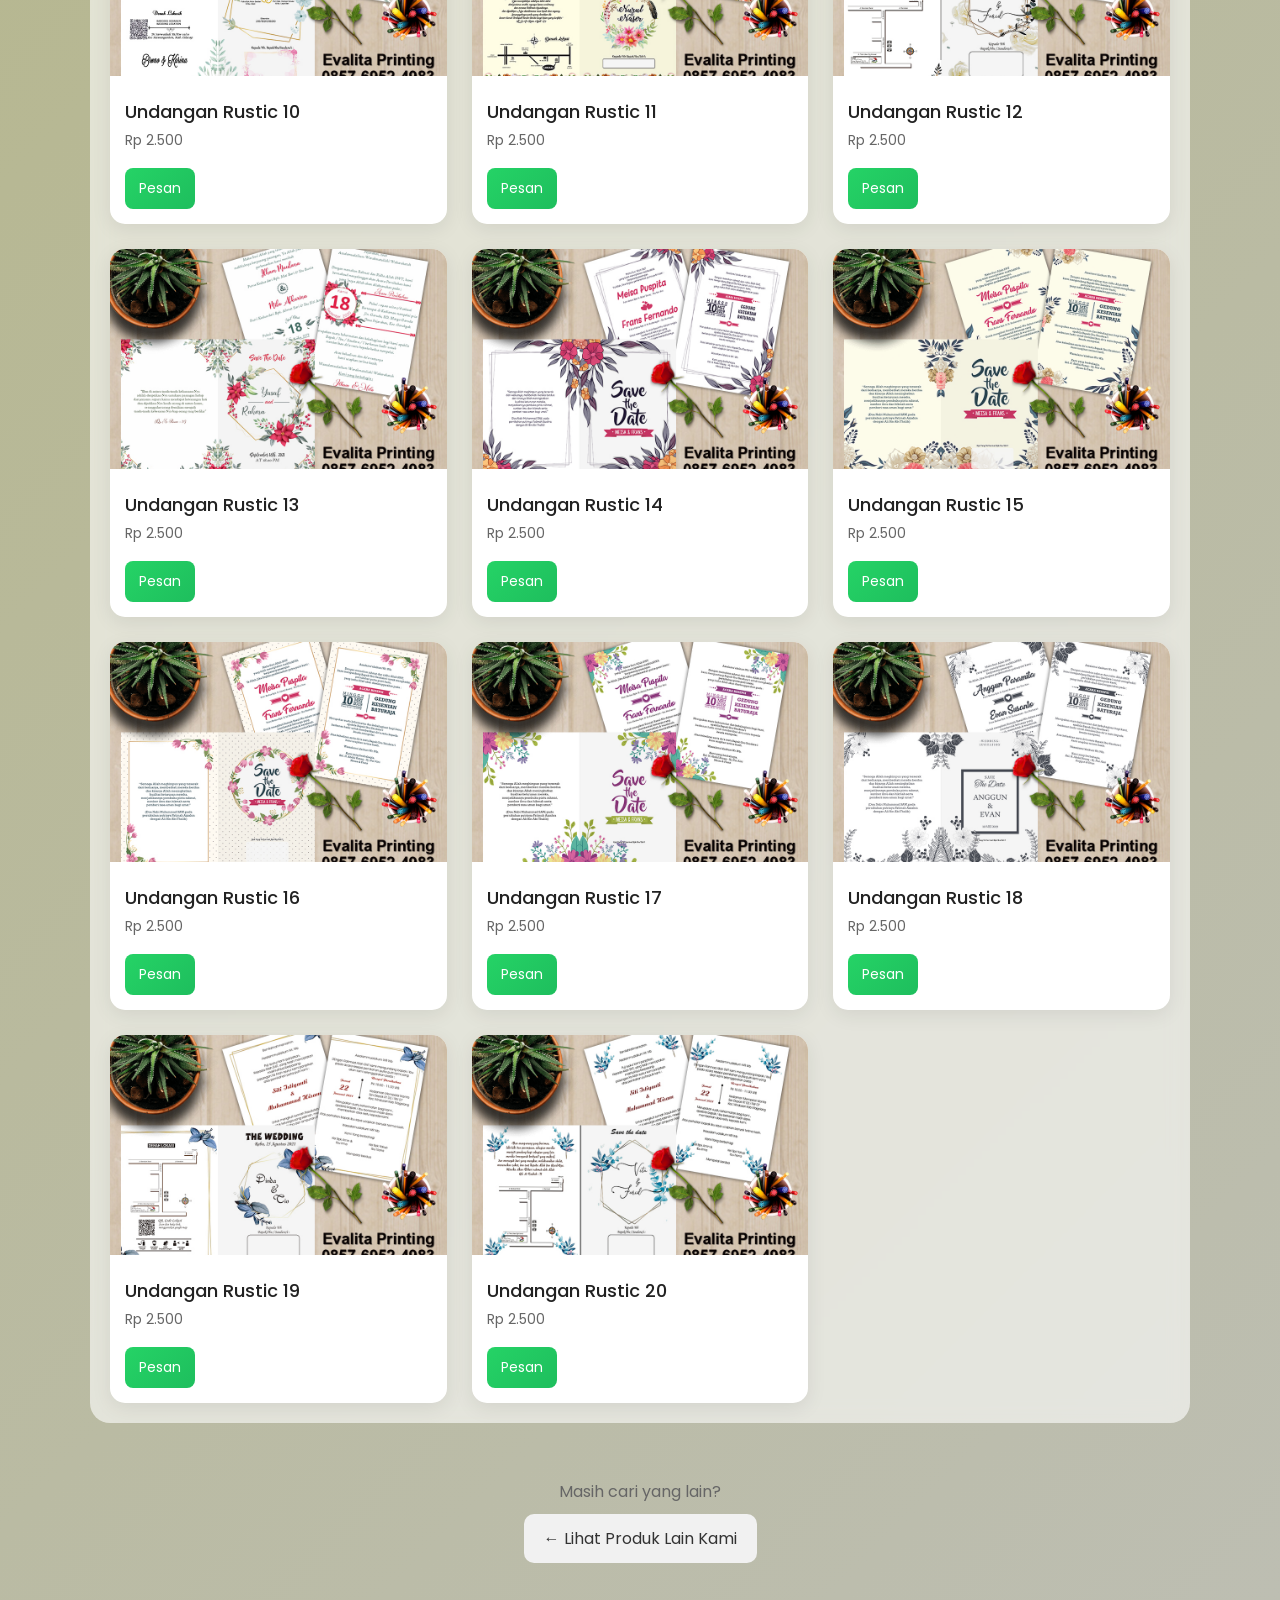
<file: katalog_und_rustik/index.html>
<!DOCTYPE html>
<html lang="id">
<head>
  <meta charset="UTF-8">
  <meta name="viewport" content="width=device-width, initial-scale=1.0">
  <title>Katalog Undangan Rustic</title>

    <!-- Google Analytics -->
  <script async src="https://www.googletagmanager.com/gtag/js?id=G-LV5LJFYC17"></script>
    <script>
      window.dataLayer = window.dataLayer || [];
      function gtag(){dataLayer.push(arguments);}
      gtag('js', new Date());

      gtag('config', 'G-LV5LJFYC17');
    </script>

  <!-- CSS -->
  <link rel="stylesheet" href="style.css">
  <link href="https://fonts.googleapis.com/css2?family=Poppins:wght@300;400;600&display=swap" rel="stylesheet">

</head>

<body>

  <!-- HEADER -->
  <header>
    <h1>Katalog Undangan Rustic</h1>
    <p>Pilih desain terbaik untuk momen "SPESIAL MU"</p>
  </header>

  <div class="toolbar">
    <input type="text" id="search" placeholder="Cari undangan...">

    <select id="filter">
      <option value="all">Semua</option>
      <option value="pernikahan">Pernikahan</option>
      <option value="khitanan">Khitanan</option>
      <option value="ulangtahun">Ulang Tahun</option>
    </select>
  </div>

  <!-- KATALOG -->
  <main class="container">
    <div id="produk" class="grid">
      <!-- nanti diisi dari JSON -->
    </div>
  </main>

  <!-- JS -->
  <script src="script.js"></script>

  <!-- MODAL PREVIEW -->
<div id="modal" class="modal">
  <span class="close">&times;</span>
  <img class="modal-content" id="modal-img">
</div>

</body>

<div class="footer-nav">
  <p class="after-text">Masih cari yang lain?</p>
  <a href="../index.html" class="btn-back">← Lihat Produk Lain Kami</a>
</div>

</html>
</file>
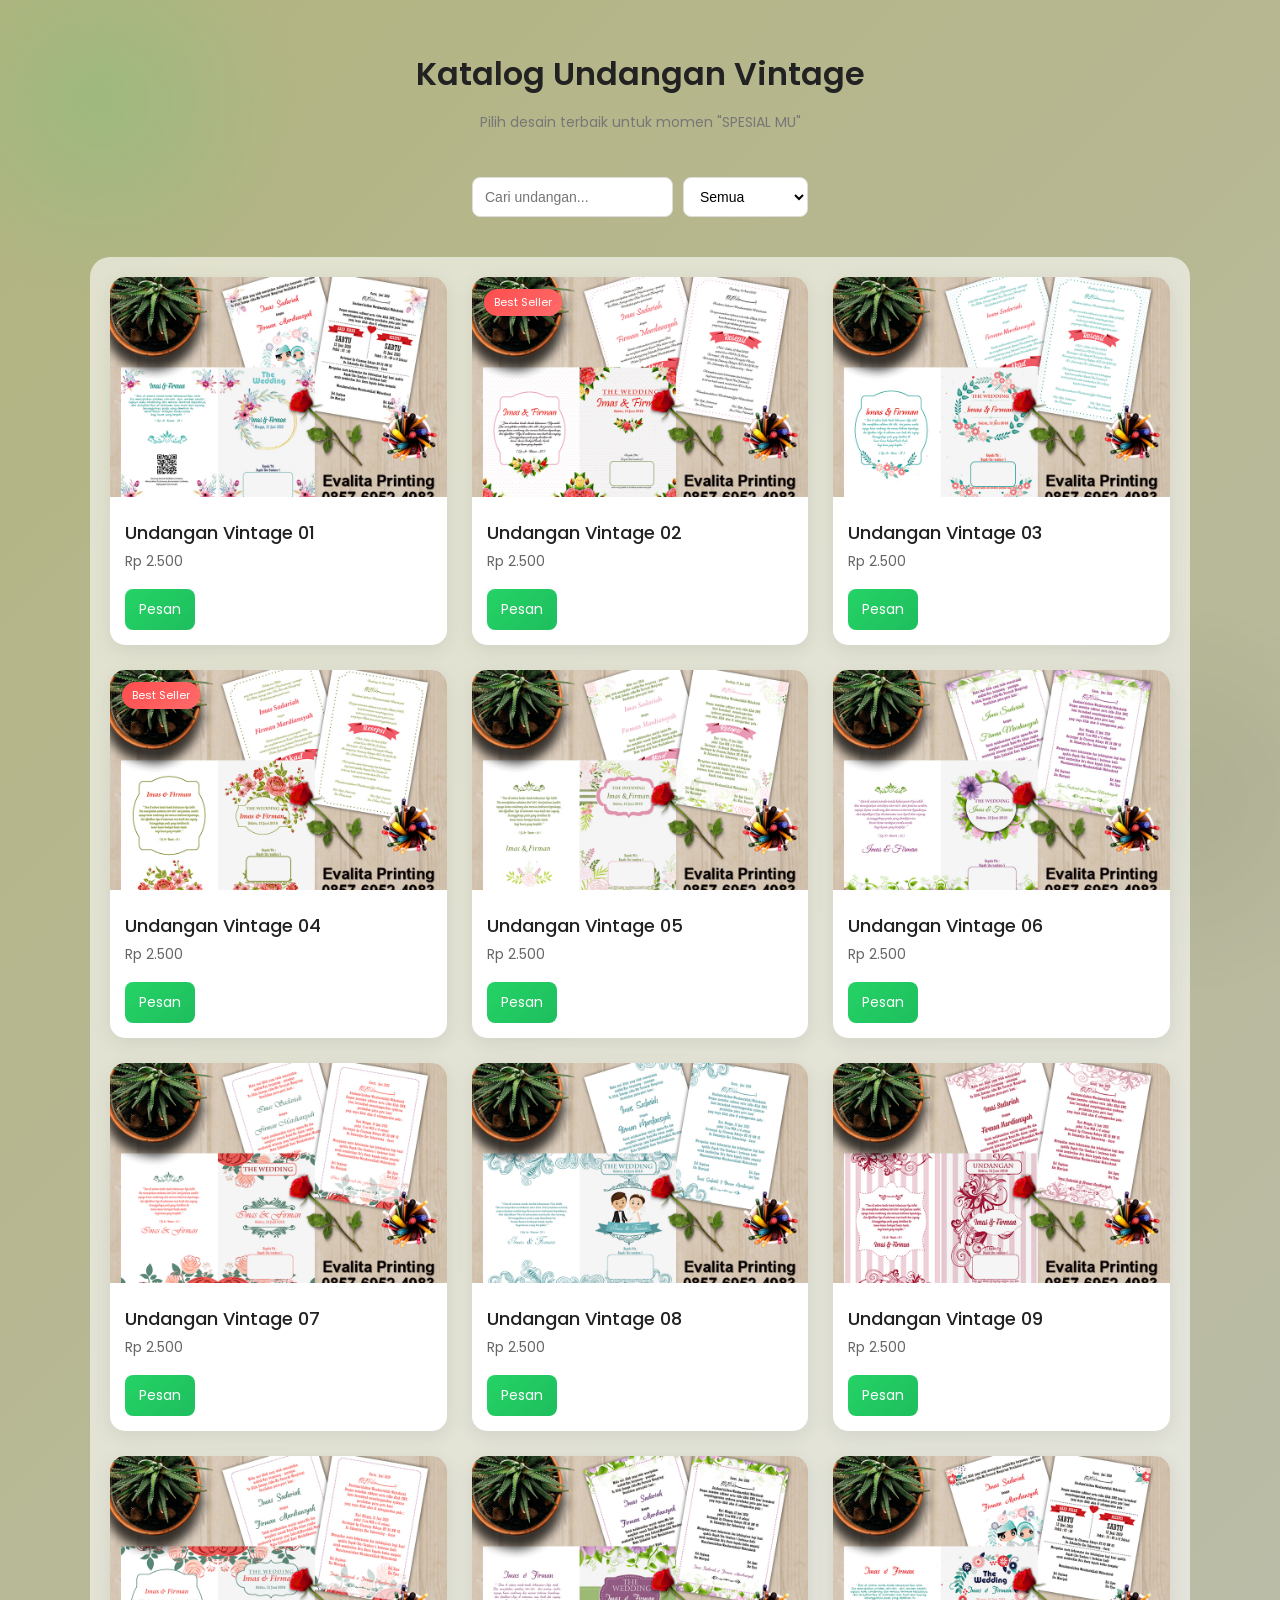
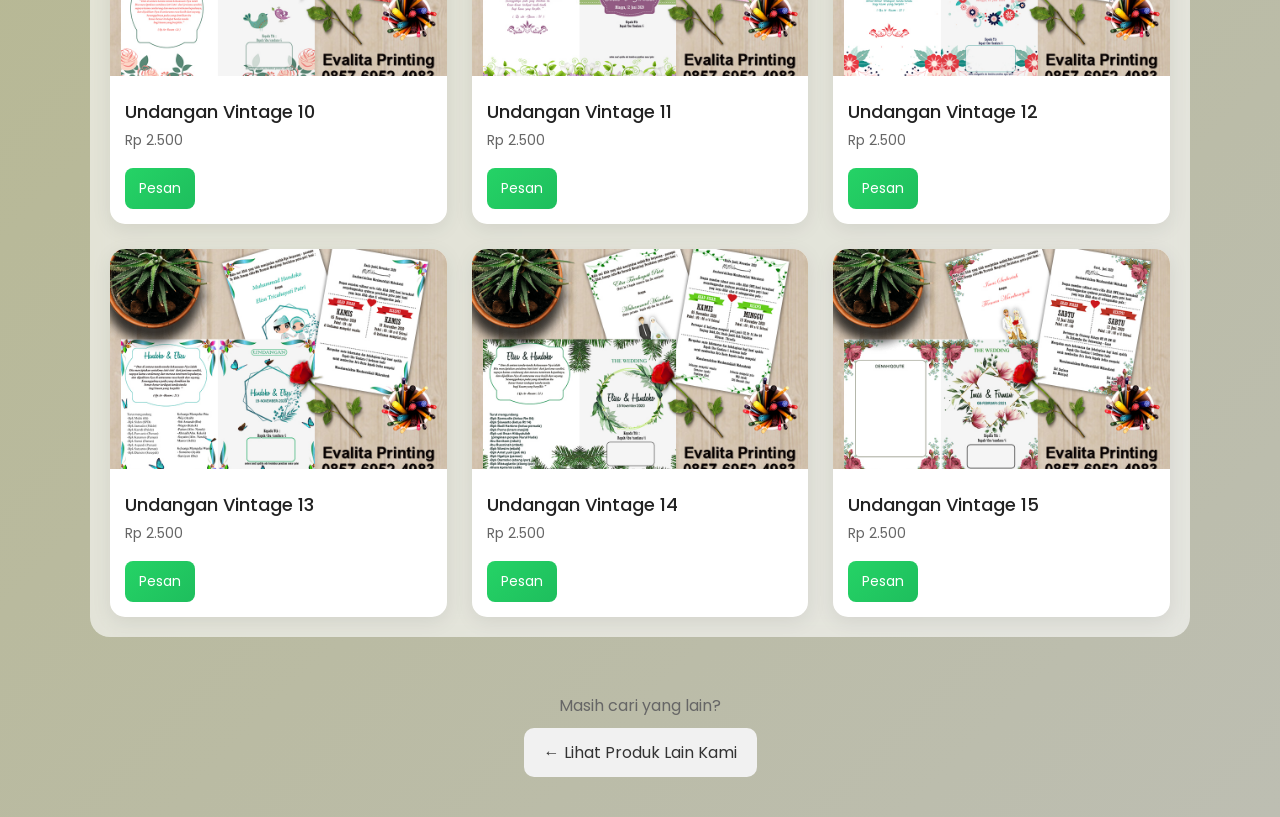
<file: katalog_und_vintage/index.html>
<!DOCTYPE html>
<html lang="id">
<head>
  <meta charset="UTF-8">
  <meta name="viewport" content="width=device-width, initial-scale=1.0">
  <title>Katalog Undangan Vintage</title>

    <!-- Google Analytics -->
  <script async src="https://www.googletagmanager.com/gtag/js?id=G-LV5LJFYC17"></script>
    <script>
      window.dataLayer = window.dataLayer || [];
      function gtag(){dataLayer.push(arguments);}
      gtag('js', new Date());

      gtag('config', 'G-LV5LJFYC17');
    </script>

  <!-- CSS -->
  <link rel="stylesheet" href="style.css">
  <link href="https://fonts.googleapis.com/css2?family=Poppins:wght@300;400;600&display=swap" rel="stylesheet">

</head>

<body>

  <!-- HEADER -->
  <header>
    <h1>Katalog Undangan Vintage</h1>
    <p>Pilih desain terbaik untuk momen "SPESIAL MU"</p>
  </header>

  <div class="toolbar">
    <input type="text" id="search" placeholder="Cari undangan...">

    <select id="filter">
      <option value="all">Semua</option>
      <option value="pernikahan">Pernikahan</option>
      <option value="khitanan">Khitanan</option>
      <option value="ulangtahun">Ulang Tahun</option>
    </select>
  </div>

  <!-- KATALOG -->
  <main class="container">
    <div id="produk" class="grid">
      <!-- nanti diisi dari JSON -->
    </div>
  </main>

  <!-- JS -->
  <script src="script.js"></script>

  <!-- MODAL PREVIEW -->
<div id="modal" class="modal">
  <span class="close">&times;</span>
  <img class="modal-content" id="modal-img">
</div>

</body>

<div class="footer-nav">
  <p class="after-text">Masih cari yang lain?</p>
  <a href="../index.html" class="btn-back">← Lihat Produk Lain Kami</a>
</div>

</html>
</file>
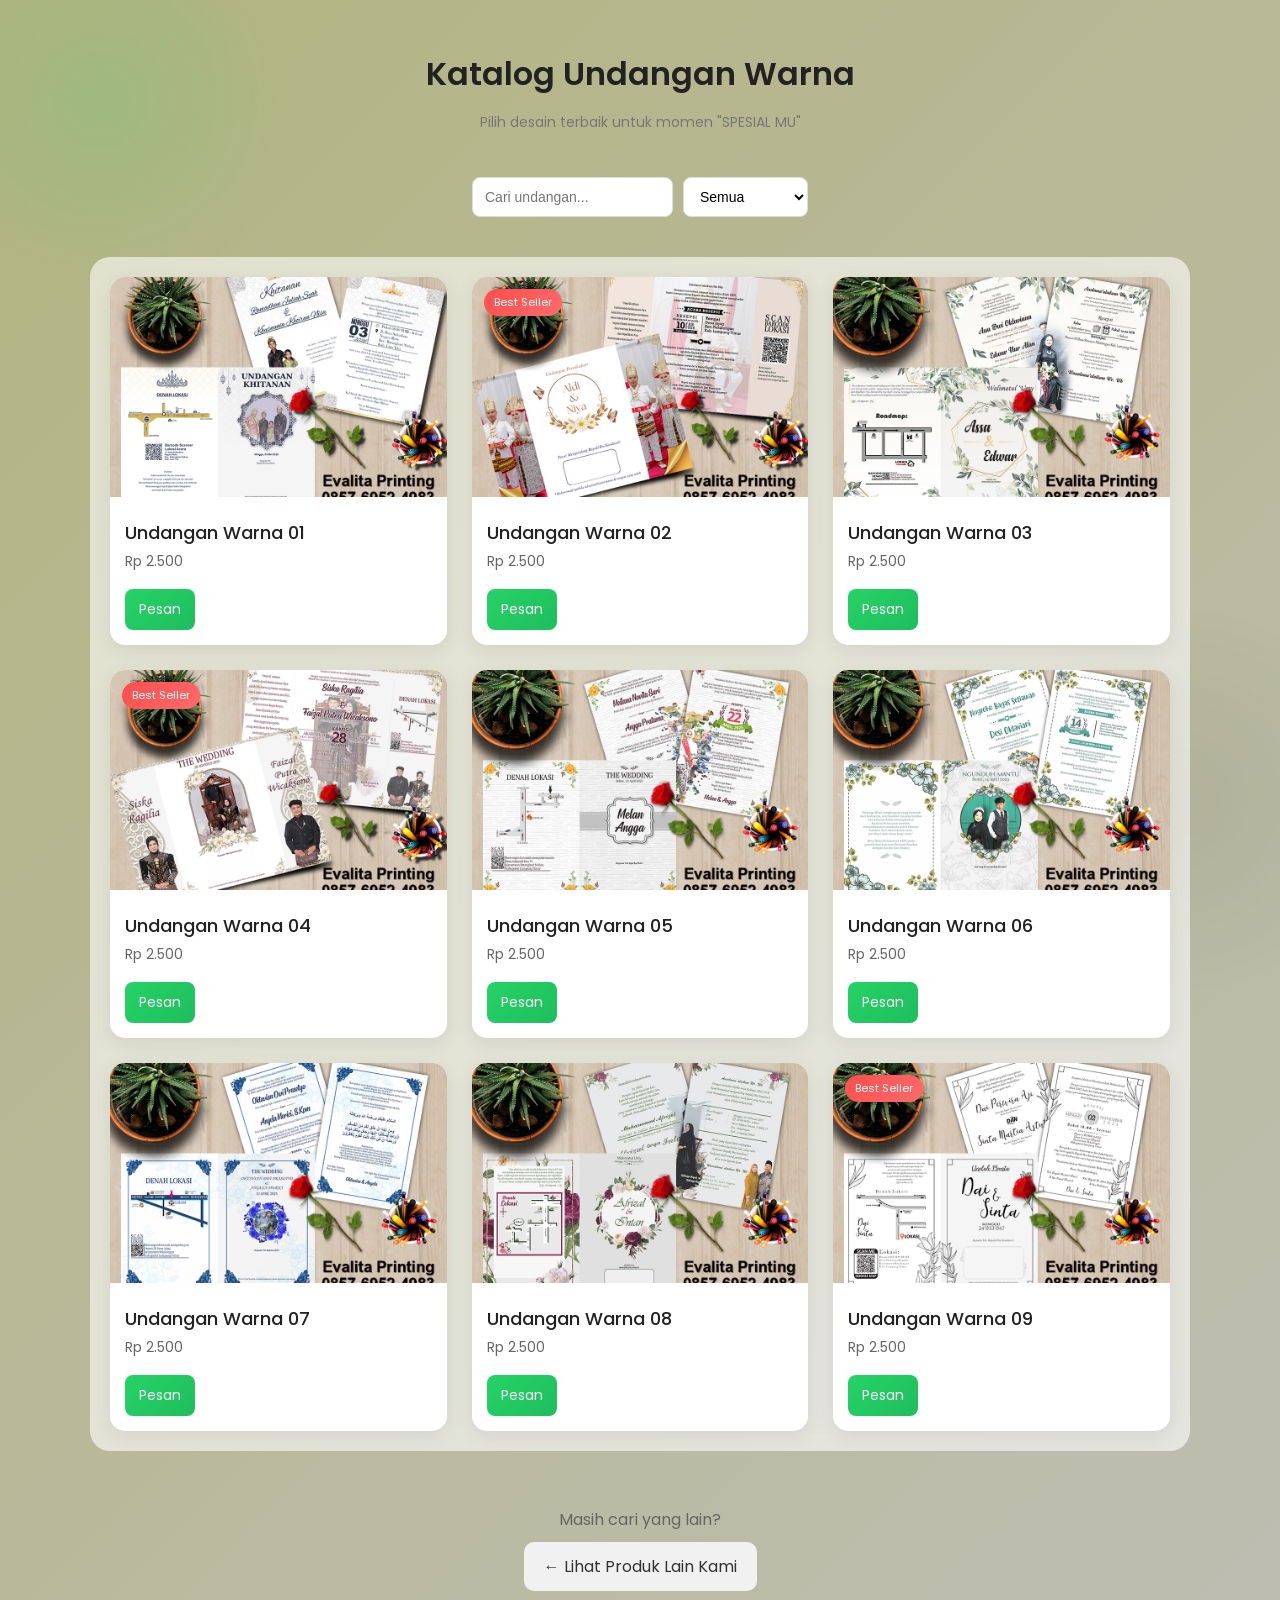
<file: katalog_und_warna/index.html>
<!DOCTYPE html>
<html lang="id">
<head>
  <meta charset="UTF-8">
  <meta name="viewport" content="width=device-width, initial-scale=1.0">
  <title>Katalog Undangan Warna</title>

    <!-- Google Analytics -->
  <script async src="https://www.googletagmanager.com/gtag/js?id=G-LV5LJFYC17"></script>
    <script>
      window.dataLayer = window.dataLayer || [];
      function gtag(){dataLayer.push(arguments);}
      gtag('js', new Date());

      gtag('config', 'G-LV5LJFYC17');
    </script>

  <!-- CSS -->
  <link rel="stylesheet" href="style.css">
  <link href="https://fonts.googleapis.com/css2?family=Poppins:wght@300;400;600&display=swap" rel="stylesheet">

</head>

<body>

  <!-- HEADER -->
  <header>
    <h1>Katalog Undangan Warna</h1>
    <p>Pilih desain terbaik untuk momen "SPESIAL MU"</p>
  </header>

  <div class="toolbar">
    <input type="text" id="search" placeholder="Cari undangan...">

    <select id="filter">
      <option value="all">Semua</option>
      <option value="pernikahan">Pernikahan</option>
      <option value="khitanan">Khitanan</option>
      <option value="ulangtahun">Ulang Tahun</option>
    </select>
  </div>

  <!-- KATALOG -->
  <main class="container">
    <div id="produk" class="grid">
      <!-- nanti diisi dari JSON -->
    </div>
  </main>

  <!-- JS -->
  <script src="script.js"></script>

  <!-- MODAL PREVIEW -->
<div id="modal" class="modal">
  <span class="close">&times;</span>
  <img class="modal-content" id="modal-img">
</div>

</body>

<div class="footer-nav">
  <p class="after-text">Masih cari yang lain?</p>
  <a href="../index.html" class="btn-back">← Lihat Produk Lain Kami</a>
</div>

</html>
</file>
<file: style.css>
/* =========================================================
   Evalita Printing - style.css FINAL CLEAN
   Struktur:
   1. Reset & Base
   2. Navbar
   3. Hero Landing
   4. Section Header
   5. Kategori Card
   6. Why Section
   7. Lokasi
   8. Footer
   9. Responsive
   ========================================================= */

/* ===============================
   1. RESET & BASE
   =============================== */
* {
  margin: 0;
  padding: 0;
  box-sizing: border-box;
}

html {
  scroll-behavior: smooth;
}

body {
  font-family: 'Poppins', sans-serif;
  color: #1f2937;
  background:
    radial-gradient(circle at 8% 8%, rgba(30, 64, 175, .35), transparent 30%),
    radial-gradient(circle at 92% 12%, rgba(37, 99, 235, .25), transparent 28%),
    radial-gradient(circle at 50% 35%, rgba(255, 255, 255, .85), transparent 38%),
    linear-gradient(180deg, #dbeafe 0%, #eff6ff 42%, #ffffff 100%);
  min-height: 100vh;
  overflow-x: hidden;
}

img {
  max-width: 100%;
}

/* ===============================
   2. NAVBAR
   =============================== */
.navbar {
  width: min(1080px, 82%);
  margin: 22px auto -30px;
  padding: 14px 18px;

  display: flex;
  justify-content: space-between;
  align-items: center;
  gap: 14px;

  position: sticky;
  top: 14px;
  z-index: 80;

  border: 1px solid rgba(255, 255, 255, .86);
  background: rgba(255, 255, 255, .72);
  backdrop-filter: blur(24px) saturate(135%);
  -webkit-backdrop-filter: blur(24px) saturate(135%);

  border-radius: 24px;
  box-shadow:
    0 18px 50px rgba(15, 23, 42, .14),
    inset 0 1px 0 rgba(255, 255, 255, .8);
}

.brand {
  display: flex;
  align-items: center;
  gap: 12px;
  min-width: 0;

  font-weight: 700;
  letter-spacing: -.4px;
  color: #111827;
}

.brand img {
  width: 42px;
  height: 42px;
  object-fit: cover;
  flex-shrink: 0;
  border-radius: 12px;
  box-shadow: 0 8px 20px rgba(37, 99, 235, .18);
}

.brand span {
  white-space: nowrap;
  overflow: hidden;
  text-overflow: ellipsis;
}

.nav-btn {
  flex-shrink: 0;
  text-decoration: none;
  color: #050000;
  background: linear-gradient(135deg, #02ff74, #07962b);
  padding: 10px 16px;
  border-radius: 999px;
  font-size: 14px;
  font-weight: 700;
  white-space: nowrap;
  transition: .25s ease;
}

.nav-btn:hover {
  opacity: .92;
  transform: scale(1.03);
}

/* ===============================
   3. HERO LANDING
   =============================== */
.hero {
  width: min(1280px, 92%);
  margin: 0 auto;
  padding: 0 0 75px;
  min-height: auto;
  position: relative;
  text-align: center;
  overflow: visible;
  isolation: isolate;
}

.hero-blur {
  display: none;
}

.hero::before,
.hero::after {
  content: "";
  position: absolute;
  border-radius: 50%;
  filter: blur(20px);
  z-index: -1;
  pointer-events: none;
}

.hero::before {
  width: 520px;
  height: 520px;
  left: -160px;
  top: 40px;
  background: radial-gradient(circle, rgba(30, 64, 175, .32), transparent 65%);
}

.hero::after {
  width: 560px;
  height: 560px;
  right: -180px;
  top: 80px;
  background: radial-gradient(circle, rgba(14, 165, 233, .26), transparent 65%);
}

.hero-banner {
  width: 100%;
  height: 430px;
  position: relative;
  z-index: 1;
  overflow: hidden;
  border-radius: 42px;
  box-shadow:
    0 34px 85px rgba(15, 23, 42, .18),
    inset 0 1px 0 rgba(255, 255, 255, .55);
}

.hero-banner img {
  width: 100%;
  height: 100%;
  object-fit: cover;
  object-position: center;
  display: block;
}

.hero-banner::after {
  content: "";
  position: absolute;
  inset: 0;
  background:
    linear-gradient(
      180deg,
      rgba(15, 23, 42, .05) 0%,
      rgba(15, 23, 42, .08) 42%,
      rgba(219, 234, 254, .34) 72%,
      rgba(239, 246, 255, .62) 100%
    );
}

.hero-content {
  width: min(900px, calc(100% - 70px));
  max-width: 900px;
  margin: -155px auto 0;
  padding: 42px 34px 34px;

  position: relative;
  z-index: 3;
  text-align: center;

  border-radius: 34px;
  background:
    linear-gradient(
      180deg,
      rgba(255, 255, 255, .58) 0%,
      rgba(239, 246, 255, .46) 48%,
      rgba(219, 234, 254, .34) 100%
    );
  border: 1px solid rgba(255, 255, 255, .62);
  backdrop-filter: blur(24px) saturate(135%);
  -webkit-backdrop-filter: blur(24px) saturate(135%);

  box-shadow:
    0 24px 70px rgba(15, 23, 42, .12),
    inset 0 1px 0 rgba(255, 255, 255, .65),
    inset 0 -1px 0 rgba(37, 99, 235, .08);
}

.hero-content::before {
  content: "";
  position: absolute;
  inset: 10px;
  border-radius: 26px;
  pointer-events: none;
  border: 1px solid rgba(255, 255, 255, .34);
}

.badge {
  display: inline-block;
  margin-bottom: 18px;
  padding: 9px 16px;

  background: rgba(255, 255, 255, .82);
  border: 1px solid rgba(255, 255, 255, .9);
  border-radius: 999px;
  color: #1d4ed8;

  font-size: 13px;
  font-weight: 600;
  box-shadow: 0 8px 25px rgba(15, 23, 42, .06);
}

.hero h1 {
  font-size: clamp(42px, 5.5vw, 72px);
  line-height: 1.05;
  letter-spacing: -2.4px;
  color: #0f172a;
  margin-bottom: 18px;
  text-shadow:
    0 1px 0 rgba(255, 255, 255, .55),
    0 10px 30px rgba(15, 23, 42, .08);
}

.hero h1 span {
  display: block;
  background: linear-gradient(135deg, #1d4ed8, #2563eb, #0ea5e9);
  background-clip: text;
  -webkit-background-clip: text;
  color: transparent;
  -webkit-text-fill-color: transparent;
  text-shadow: none;
  filter: drop-shadow(0 8px 18px rgba(37, 99, 235, .12));
}

.hero p {
  max-width: 690px;
  margin: auto;
  font-size: 16px;
  line-height: 1.8;
  color: #334155;
  text-shadow: 0 1px 0 rgba(255, 255, 255, .35);
}

.hero-actions {
  margin-top: 30px;
  display: flex;
  gap: 14px;
  justify-content: center;
  flex-wrap: wrap;
}

.btn-primary,
.btn-secondary {
  text-decoration: none;
  padding: 15px 24px;
  border-radius: 999px;
  font-weight: 700;
  transition: .25s ease;
  box-shadow: 0 14px 34px rgba(15, 23, 42, .12);
}

.btn-primary {
  color: #fff;
  background: linear-gradient(135deg, #2563eb, #1d4ed8);
}

.btn-secondary {
  color: #fff;
  background: linear-gradient(135deg, #18b30f, #07962b);
  border: 1px solid rgba(255, 255, 255, .7);
}

.btn-primary:hover,
.btn-secondary:hover,
.kategori-card:hover {
  transform: translateY(-4px);
  box-shadow:
    0 25px 55px rgba(37, 99, 235, .16),
    0 10px 25px rgba(15, 23, 42, .08);
}

.trust {
  margin-top: 24px;
  display: flex;
  justify-content: center;
  gap: 12px;
  flex-wrap: wrap;
}

.trust span {
  font-size: 13px;
  color: #334155;
  background: rgba(255, 255, 255, .78);
  border: 1px solid rgba(255, 255, 255, .86);
  padding: 9px 13px;
  border-radius: 999px;
}

.hero-showcase {
  position: relative;
  z-index: 2;
  margin: 38px auto 0;
  max-width: 760px;
  display: grid;
  grid-template-columns: repeat(3, 1fr);
  gap: 18px;
}

.showcase-card {
  padding: 10px;
  border-radius: 24px;
  background: rgba(255, 255, 255, .72);
  border: 1px solid rgba(255, 255, 255, .85);
  box-shadow:
    0 24px 60px rgba(15, 23, 42, .12),
    inset 0 1px 0 rgba(255, 255, 255, .6);
  backdrop-filter: blur(18px);
  -webkit-backdrop-filter: blur(18px);
  transition: .3s ease;
}

.showcase-card:hover {
  transform: translateY(-8px);
}

.showcase-card img {
  width: 100%;
  height: 130px;
  object-fit: cover;
  border-radius: 18px;
  display: block;
}

.showcase-card span {
  display: block;
  margin-top: 10px;
  font-size: 13px;
  font-weight: 700;
  color: #0f172a;
}

.card-left {
  transform: rotate(-2deg);
}

.card-center {
  transform: translateY(-14px);
}

.card-right {
  transform: rotate(2deg);
}

.card-left:hover,
.card-center:hover,
.card-right:hover {
  transform: translateY(-8px) rotate(0deg);
}

/* ===============================
   4. SECTION HEADER
   =============================== */
.section-header {
  text-align: center;
  padding: 30px 20px 20px;
}

.section-header span {
  color: #b45309;
  font-size: 13px;
  font-weight: 700;
  text-transform: uppercase;
  letter-spacing: 1.5px;
}

.section-header h2 {
  margin-top: 10px;
  font-size: clamp(28px, 4vw, 42px);
  letter-spacing: -1px;
  color: #111827;
}

.section-header p {
  margin-top: 10px;
  color: #6b7280;
}

/* ===============================
   5. KATEGORI CARD
   =============================== */
.container {
  width: min(1120px, 92%);
  margin: 30px auto 80px;
}

.kategori-grid {
  display: grid;
  grid-template-columns: repeat(3, minmax(0, 1fr));
  gap: 22px;
}

.kategori-card {
  min-height: 190px;
  padding: 26px;
  border-radius: 28px;
  text-decoration: none;
  color: #111827;
  background: rgba(255, 255, 255, .78);
  border: 1px solid rgba(255, 255, 255, .9);
  box-shadow: 0 18px 45px rgba(15, 23, 42, .08);
  transition: .25s ease;
  position: relative;
  overflow: hidden;
  backdrop-filter: blur(14px);
  -webkit-backdrop-filter: blur(14px);
  animation: fadeUp .6s ease;
}

.kategori-card::before {
  content: "";
  position: absolute;
  left: 0;
  top: 0;
  width: 100%;
  height: 5px;
  background: linear-gradient(90deg, #2563eb, #38bdf8);
}

.kategori-card::after {
  content: "";
  position: absolute;
  width: 140px;
  height: 140px;
  right: -50px;
  top: -50px;
  background: #bfdbfe;
  border-radius: 50%;
  opacity: .65;
}

.icon {
  font-size: 34px;
  margin-bottom: 18px;
}

.kategori-card h3 {
  font-size: 20px;
  margin-bottom: 10px;
  letter-spacing: -.3px;
}

.kategori-card p {
  color: #4b5563;
  line-height: 1.7;
  font-size: 14px;
}

.visual-card {
  padding: 12px;
  min-height: auto;
  background: rgba(255, 255, 255, .88);
  color: #111827;
}

.visual-card::before,
.visual-card::after {
  display: none;
}

.card-image {
  position: relative;
  width: 100%;
  height: 170px;
  overflow: hidden;
  border-radius: 20px;
  margin-bottom: 18px;
  background: #e5e7eb;
}

.card-image img {
  width: 100%;
  height: 100%;
  object-fit: cover;
  display: block;
  transition: .45s ease;
}

.visual-card:hover .card-image img {
  transform: scale(1.06);
}

.card-content {
  padding: 0 8px 10px;
}

.card-content .icon {
  width: 48px;
  height: 48px;
  margin-top: -42px;
  margin-bottom: 14px;
  position: relative;
  z-index: 2;

  display: flex;
  align-items: center;
  justify-content: center;

  font-size: 25px;
  background: rgba(255, 255, 255, .92);
  border: 1px solid rgba(255, 255, 255, .9);
  border-radius: 50%;
  box-shadow: 0 10px 24px rgba(15, 23, 42, .12);
}

.visual-card h3 {
  color: #111827;
}

.visual-card p {
  color: #4b5563;
}

.coming-soon {
  position: absolute;
  top: 12px;
  left: 12px;
  padding: 7px 11px;
  border-radius: 999px;
  font-size: 12px;
  font-weight: 600;
  color: #fff;
  background: rgba(17, 24, 39, .55);
  backdrop-filter: blur(8px);
  -webkit-backdrop-filter: blur(8px);
}

.disabled {
  opacity: .68;
  cursor: not-allowed;
}

/* optional legacy highlight, aman kalau masih ada card lama */
.kategori-card.highlight01 {
  background: linear-gradient(135deg, #2724b6, #292ce6);
  color: #fff;
}

.kategori-card.highlight02 {
  background: linear-gradient(135deg, #f9f9fc, #26262e);
  color: #fff;
}

.kategori-card.highlight07 {
  background: linear-gradient(135deg, #2563eb, #1e40af);
  color: #fff;
}

/* ===============================
   6. WHY SECTION
   =============================== */
.why {
  width: min(1120px, 92%);
  margin: 0 auto 80px;
}

.why-box {
  padding: 45px;
  border-radius: 32px;
  background: linear-gradient(135deg, #1e3a8a, #2563eb);
  color: white;
  box-shadow: 0 25px 60px rgba(37, 99, 235, .25);
}

.why-grid {
  display: grid;
  grid-template-columns: repeat(3, 1fr);
  gap: 20px;
  margin-top: 28px;
}

.why-item {
  background: rgba(255, 255, 255, .1);
  padding: 24px;
  border-radius: 22px;
  backdrop-filter: blur(10px);
  -webkit-backdrop-filter: blur(10px);
}

/* ===============================
   7. LOKASI
   =============================== */
.lokasi {
  padding: 80px 20px;
}

.lokasi-box {
  max-width: 1100px;
  margin: auto;
  background: rgba(255, 255, 255, .65);
  backdrop-filter: blur(18px);
  -webkit-backdrop-filter: blur(18px);
  border-radius: 28px;
  padding: 35px;
  box-shadow: 0 18px 45px rgba(15, 23, 42, .08);
  text-align: center;
}

.lokasi-box h2 {
  font-size: 32px;
  margin-bottom: 10px;
}

.lokasi-box p {
  color: #6b7280;
  margin-bottom: 25px;
}

.lokasi-box iframe {
  width: 100%;
  height: 400px;
  border: none;
  border-radius: 20px;
  box-shadow: 0 10px 25px rgba(0, 0, 0, .08);
}

/* ===============================
   8. FOOTER
   =============================== */
.footer {
  margin-top: 90px;
  padding: 70px 20px 35px;
  background:
    radial-gradient(circle at top left, rgba(59, 130, 246, .22), transparent 32%),
    radial-gradient(circle at top right, rgba(14, 165, 233, .16), transparent 30%),
    linear-gradient(135deg, #0f172a 0%, #1e3a8a 55%, #1d4ed8 100%);
  color: #ffffff;
  border-radius: 34px 34px 0 0;
  position: relative;
  overflow: hidden;
}

.footer::before,
.footer::after {
  content: "";
  position: absolute;
  border-radius: 50%;
  pointer-events: none;
}

.footer::before {
  width: 260px;
  height: 260px;
  background: rgba(255, 255, 255, .10);
  right: -90px;
  top: -90px;
}

.footer::after {
  width: 180px;
  height: 180px;
  background: rgba(96, 165, 250, .18);
  left: -70px;
  bottom: -70px;
}

.footer-content {
  position: relative;
  z-index: 2;
  max-width: 1100px;
  margin: auto;
  text-align: center;
  padding: 20px 25px 10px;
}

.footer-content h3 {
  font-size: 30px;
  margin-bottom: 10px;
  color: #ffffff;
  letter-spacing: -.5px;
}

.footer-content p {
  color: rgba(255, 255, 255, .78);
  margin-bottom: 32px;
  font-size: 14px;
  line-height: 1.8;
}

.social-links {
  display: flex;
  justify-content: center;
  flex-wrap: wrap;
  gap: 14px;
  margin-bottom: 34px;
}

.social-item {
  display: flex;
  align-items: center;
  gap: 8px;
  padding: 12px 18px;
  border-radius: 999px;
  text-decoration: none;
  font-size: 14px;
  font-weight: 600;
  color: #ffffff;
  background: rgba(255, 255, 255, .12);
  border: 1px solid rgba(255, 255, 255, .18);
  backdrop-filter: blur(14px);
  -webkit-backdrop-filter: blur(14px);
  transition: all .25s ease;
}

.social-item:hover {
  transform: translateY(-4px);
  background: rgba(255, 255, 255, .22);
  box-shadow: 0 14px 35px rgba(0, 0, 0, .18);
}

.footer-content > span {
  display: block;
  padding-top: 18px;
  border-top: 1px solid rgba(255, 255, 255, .16);
  font-size: 13px;
  color: rgba(255, 255, 255, .62);
}

/* ===============================
   9. ANIMATION
   =============================== */
@keyframes fadeUp {
  from {
    opacity: 0;
    transform: translateY(25px);
  }

  to {
    opacity: 1;
    transform: translateY(0);
  }
}

/* ===============================
   10. RESPONSIVE
   =============================== */
@media (max-width: 900px) {
  .kategori-grid {
    grid-template-columns: repeat(2, minmax(0, 1fr));
  }
}

@media (max-width: 770px) {
  .hero {
    width: 94%;
    padding-bottom: 48px;
  }

  .hero-banner {
    height: 270px;
    border-radius: 30px;
  }

  .hero-banner img {
    object-position: center;
  }

  .hero-content {
    width: calc(100% - 18px);
    margin: -68px auto 0;
    padding: 28px 20px 26px;
    border-radius: 26px;
  }

  .hero-content::before {
    border-radius: 20px;
  }

  .hero h1 {
    font-size: clamp(34px, 10vw, 48px);
    line-height: 1.08;
    letter-spacing: -1.4px;
    margin-bottom: 16px;
  }

  .hero p {
    max-width: 96%;
    font-size: 15px;
    line-height: 1.7;
  }

  .hero-actions {
    margin-top: 26px;
    gap: 12px;
  }

  .btn-primary,
  .btn-secondary {
    padding: 13px 20px;
    font-size: 14px;
  }

  .trust {
    gap: 10px;
  }

  .trust span {
    font-size: 12px;
    padding: 9px 12px;
  }

  .hero-showcase {
    width: 100%;
    max-width: 390px;
    margin: 28px auto 0;
    grid-template-columns: repeat(3, minmax(0, 1fr));
    gap: 8px;
  }

  .showcase-card,
  .card-left,
  .card-center,
  .card-right {
    transform: none;
  }

  .showcase-card {
    padding: 6px;
    border-radius: 16px;
  }

  .showcase-card:hover {
    transform: translateY(-3px);
  }

  .showcase-card img {
    height: 74px;
    border-radius: 12px;
  }

  .showcase-card span {
    margin-top: 6px;
    font-size: 10px;
    line-height: 1.25;
  }

  .why-grid {
    grid-template-columns: 1fr;
  }

  .why-box {
    padding: 30px 22px;
  }
}

/* =========================================
   REAL FINAL FIX NAVBAR MOBILE
   tombol WA tetap aman di dalam navbar
   ========================================= */

@media (max-width: 770px) {
  html,
  body {
    overflow-x: hidden;
  }

  .navbar {
    position: fixed;
    top: 2px;
    left: 10px;
    right: 10px;
    transform: none;

    width: auto;
    max-width: none;
    height: auto;
    min-height: 58px;
    margin: 0;

    padding: 10px 12px;
    border-radius: 20px;

    display: flex;
    align-items: center;
    justify-content: space-between;
    gap: 8px;

    z-index: 99999;
    overflow: hidden;
  }

  .brand {
    flex: 1 1 auto;
    min-width: 0;
    max-width: none;

    display: flex;
    align-items: center;
    gap: 8px;
  }

  .brand img {
    width: 34px;
    height: 34px;
    flex: 0 0 34px;
    border-radius: 10px;
  }

  .brand span {
    display: block;
    min-width: 0;
    font-size: 13px;
    line-height: 1.2;

    white-space: nowrap;
    overflow: hidden;
    text-overflow: ellipsis;
  }

  .nav-btn {
    position: static;
    transform: none;

    flex: 0 0 auto;
    width: 46px;
    min-width: 46px;
    height: 36px;

    padding: 0;
    margin-left: auto;

    display: inline-flex;
    align-items: center;
    justify-content: center;

    font-size: 0;
    white-space: nowrap;
  }

  .nav-btn::after {
    content: "WA";
    font-size: 12px;
    font-weight: 700;
  }

  .hero {
    margin-top: 20px;
  }
}

@media (max-width: 620px) {
  .container {
    width: 92%;
    margin: 25px auto 65px;
  }

  .kategori-grid {
    grid-template-columns: 1fr;
    gap: 20px;
  }

  .visual-card {
    padding: 12px;
    border-radius: 24px;
  }

  .card-image {
    height: 190px;
    border-radius: 18px;
    margin-bottom: 18px;
  }

  .card-content {
    padding: 0 10px 14px;
  }

  .card-content .icon {
    width: 48px;
    height: 48px;
    margin-top: -42px;
    margin-bottom: 14px;
    font-size: 24px;
  }

  .visual-card h3 {
    font-size: 22px;
    line-height: 1.25;
  }

  .visual-card p {
    font-size: 14px;
    line-height: 1.75;
  }

  .footer {
    margin-top: 60px;
    padding: 55px 18px 28px;
    border-radius: 28px 28px 0 0;
  }

  .footer-content h3 {
    font-size: 25px;
  }

  .social-links {
    gap: 10px;
  }

  .social-item {
    width: 100%;
    justify-content: center;
  }

  .lokasi {
    padding: 60px 16px;
  }

  .lokasi-box {
    padding: 26px 18px;
  }

  .lokasi-box h2 {
    font-size: 26px;
  }

  .lokasi-box iframe {
    height: 330px;
  }
}

@media (max-width: 420px) {
  .hero-showcase {
    max-width: 330px;
    gap: 7px;
  }

  .showcase-card {
    padding: 5px;
    border-radius: 14px;
  }

  .showcase-card img {
    height: 62px;
    border-radius: 10px;
  }

  .showcase-card span {
    font-size: 9px;
  }
}

/* =========================================
   MOBILE SCROLL REVEAL - KATEGORI CARD
   hanya aktif di layar kecil
   ========================================= */

@media (max-width: 770px) {
  .visual-card {
    opacity: 0;
    transform: translateY(34px) scale(.96);
    transition:
      opacity .65s ease,
      transform .65s cubic-bezier(.2, .8, .2, 1);
    will-change: opacity, transform;
  }

  .visual-card.is-visible {
    opacity: 1;
    transform: translateY(0) scale(1);
  }

  .visual-card:nth-child(2) {
    transition-delay: .06s;
  }

  .visual-card:nth-child(3) {
    transition-delay: .12s;
  }

  .visual-card:nth-child(4) {
    transition-delay: .18s;
  }
}

/* Hormati user yang mematikan animasi */
@media (prefers-reduced-motion: reduce) {
  .visual-card {
    opacity: 1 !important;
    transform: none !important;
    transition: none !important;
  }
}
</file>
<file: katalog_cv/style.css>
/* HEADER */
header {
  text-align: center;
  padding: 50px 20px 10px;
  position: relative;
}

.hero-badge {
  font-size: 24px;
  font-weight: bolder;
}

header h1 {
  font-size: 38px;
  letter-spacing: -1px;
  color: #ffffff;
  font-weight: bold;
}

header p {
  color: #ffffff;
}

.benefit {
  display: flex;
  justify-content: center;
  gap: 18px;
  flex-wrap: wrap;
  margin:
    10px auto 45px;
  max-width: 1000px;
}

.benefit div {
  background:
    rgba(255,255,255,.65);
  backdrop-filter: blur(14px);
  border:
    1px solid rgba(255,255,255,.7);
  padding:
    14px 22px;
  border-radius: 18px;
  font-size: 14px;
  font-weight: 500;
  color: #1e293b;
  box-shadow:
    0 10px 30px rgba(15,23,42,.06);
  transition:
    all .28s ease;
  cursor: default;
}

.benefit div:hover {
  transform:
    translateY(-4px);
  box-shadow:
    0 18px 35px rgba(37,99,235,.12);
  border-color:
    rgba(37,99,235,.25);
}

.benefit span {
  margin-right: 8px;
  font-size: 16px;
}

.pricing {
  display: grid;
  grid-template-columns:
    repeat(auto-fit,minmax(280px,1fr));
  gap: 30px;
  max-width: 1200px;
  margin:
    80px auto;
  padding: 0 24px;
}

.price-card {
  position: relative;
  overflow: hidden;
  padding: 38px 32px;
  border-radius: 32px;
  background:
    linear-gradient(
      145deg,
      rgba(255,255,255,.20),
      rgba(255,255,255,.05)
    );
  backdrop-filter:
    blur(22px);
  border:
    1px solid rgba(255,255,255,.4);
  box-shadow:
    0 25px 55px rgba(15,23,42,.08);
  transition:
    .4s ease;
}

.price-card * {
  position: relative;
  z-index: 2;
}

.price-card::before {
  content: "";
  position: absolute;
  width: 280px;
  height: 280px;
  background:
    radial-gradient(
      circle,
      rgba(59,130,246,.22),
      transparent 70%
    );
  top: -120px;
  right: -120px;
  z-index: 0;
}

.price-card::after {
  content: "";
  position: absolute;
  width: 180px;
  height: 180px;
  background:
    radial-gradient(
      circle,
      rgba(168,85,247,.16),
      transparent 70%
    );
  bottom: -80px;
  left: -80px;
  z-index: 0;
}

.price-card:hover {
  transform:
    translateY(-12px)
    scale(1.02);
  box-shadow:
    0 35px 70px rgba(37,99,235,.18);
}

.popular {
  transform:
    scale(1.04);
  border:
    1px solid rgba(37,99,235,.25);
}

.featured {
  background:
    linear-gradient(
      145deg,
      rgba(37,99,235,.25),
      rgba(15,23,42,.45)
    );
  border:
    1px solid rgba(96,165,250,.28);
}

.featured::before {
  content: "";
  position: absolute;
  width: 240px;
  height: 240px;
  background:
    radial-gradient(
      circle,
      rgba(59,130,246,.18),
      transparent 70%
    );
  top: -90px;
  right: -90px;
}

.plan {
  font-size: 13px;
  font-weight: 700;
  letter-spacing: 1px;
  text-transform: uppercase;
  color: #ffffff;
}

.price {
  margin:
    24px 0;
  font-size: 48px;
  font-weight: 800;
  color: #ffffff;
}

.price-btn {
  display: inline-block;
  width: 100%;
  margin-top: 24px;
  padding: 14px;
  border-radius: 18px;
  text-align: center;
  text-decoration: none;
  font-weight: 600;
  color: white;
  background:
    linear-gradient(
      135deg,
      #2563eb,
      #1d4ed8
    );
  transition: .3s ease;
}

.featured-badge {
  position: absolute;
  top: 18px;
  right: 18px;
  padding:
    8px 14px;
  border-radius: 999px;
  background:
    rgba(148, 240, 232, 0.12);
  color: #ffffff;
  font-size: 11px;
  font-weight: 700;
  letter-spacing: 1px;
}

/* CONTAINER */
.container {
  max-width: 1100px;
  margin: auto;
  padding: 24px;
  background:
    linear-gradient(
      145deg,
      rgba(15,23,42,.72),
      rgba(30,41,59,.55)
    );
  border:
    1px solid rgba(255,255,255,.08);
  backdrop-filter: blur(18px);
  border-radius: 20px;
  box-shadow:
    0 18px 45px rgba(15,23,42,.08);
}

.container::before {
  content: "";
  position: absolute;
  width: 250px;
  height: 250px;
  background:
    radial-gradient(
      circle,
      rgba(59,130,246,.18),
      transparent 70%
    );
  top: -80px;
  left: -80px;
  z-index: 0;
}

.container > * {
  position: relative;
  z-index: 1;
}

/* GRID */
.grid {
  display: grid;
  grid-template-columns: repeat(3, 1fr);
  gap: 25px;
}

/* CARD */
.card {
  background: rgba(255,255,255,.82);
  border-radius: 15px;
  overflow: hidden;
  box-shadow: 0 5px 20px rgba(0,0,0,0.08);
  transition: 0.3s;
  overflow: hidden;
  opacity: 0;
  transform: translateY(30px);
  transition: all 0.6s ease;
  border: 1px solid rgba(255,255,255,.9);
}

.card:hover {
  transform: translateY(-8px);
  box-shadow:
    0 25px 60px rgba(37,99,235,.15),
    0 12px 30px rgba(15,23,42,.08);
}

/* IMAGE */
.card img {
  width: 100%;
  height: 220px;
  object-fit: cover;
  transition: transform 0.5s ease, filter 0.5s ease;
}

.card:hover img {
  transform: scale(1.08);
  filter: brightness(0.9);
}

/* CONTENT */
.card-content {
  padding: 15px;
}

.card h3 {
  margin: 0;
  font-size: 18px;
  color: #0f172a;
  font-weight: 600;
  text-align: center;
  letter-spacing: -.5px;
}

.price {
  color: #ffffff;
  font-size: 14px;
  margin: 5px 0;
}

/* BUTTON */
.btn {
  display: inline-block;
  margin-top: 12px;
  padding: 10px 14px;
  background: linear-gradient(135deg, #2563eb,#1d4ed8);
  color: white;
  text-decoration: none;
  border-radius: 14px;
  font-size: 14px;
  transition: all 0.3s ease;  
  font-weight: 600;
  box-shadow:
    0 10px 25px rgba(37,99,235,.18);
}

.btn:hover {
  transform: translateY(-2px);
  box-shadow: 0 6px 15px rgba(37, 211, 102, 0.3);
}

/* RESPONSIVE */
@media (max-width: 900px) {
  .grid {
    grid-template-columns: repeat(2, 1fr);
  }
}

@media (max-width: 500px) {
  .grid {
    grid-template-columns: 1fr;
  }
}

/* MODAL */
.modal {
  opacity: 0;
  visibility: hidden;
  position: fixed;
  z-index: 999;
  inset: 0;
  background: rgba(0,0,0,0.85);

  display: flex;
  justify-content: center;
  align-items: center;

  transition: opacity 0.3s ease, visibility 0.3s ease;
}

/* SAAT AKTIF */
.modal.show {
  opacity: 1;
  visibility: visible;
}

.modal-content {
  max-width: 90%;
  max-height: 85%;
  border-radius: 12px;

  transform: scale(0.8);
  opacity: 0;

  transition: all 0.3s ease;
}

.modal.show .modal-content {
  transform: scale(1);
  opacity: 1;
}

.close {
  position: absolute;
  top: 20px;
  right: 40px;
  color: white;
  font-size: 30px;
  cursor: pointer;
}

.card {
  opacity: 0;
  transform: translateY(20px);
  animation: fadeUp 0.6s ease forwards;
  .card:hover {
    transform: translateY(-8px) scale(1.02);
  }
}

@keyframes fadeUp {
  to {
    opacity: 1;
    transform: translateY(0);
  }
}

.badge {
  position: absolute;
  top: 18px;
  right: -38px;
  width: 140px;
  text-align: center;
  padding: 8px 0;
  transform:
    rotate(45deg);
  font-size: 11px;
  font-weight: 700;
  letter-spacing: 1px;
  color: white;
  text-transform: uppercase;
  z-index: 5;
  box-shadow:
    0 10px 20px rgba(0,0,0,.18);
}

.badge.preview {
  background:
    linear-gradient(135deg,#f59e0b,#d97706);
}

.badge.ready {
  background:
    linear-gradient(135deg,#10b981,#059669);
  box-shadow:
    0 0 20px rgba(245,158,11,.35);
}

.badge.best {
  background:
    linear-gradient(135deg,#2563eb,#1d4ed8);
}

.badge.new {
  background:
    linear-gradient(135deg,#ec4899,#db2777);
}

.card {
  position: relative;
  overflow: hidden;
}

.toolbar {
  display: flex;
  gap: 12px;
  padding: 18px;

  justify-content: center;
  margin-bottom: 28px;

  background: rgba(255,255,255,.55);
  backdrop-filter: blur(14px);

  border: 1px solid rgba(255,255,255,.7);

  border-radius: 20px;

  width: fit-content;
  margin-left: auto;
  margin-right: auto;

  box-shadow:
    0 10px 30px rgba(15,23,42,.06);
}

.toolbar input,
.toolbar select {
  padding: 12px 14px;
  border-radius: 12px;
  border: 1px solid #dbeafe;
  background: rgba(255,255,255,.9);
  font-size: 14px;
  transition: .25s ease;
}

.toolbar input:focus,
.toolbar select:focus {
  outline: none;
  border-color: #2563eb;
  box-shadow:
    0 0 0 4px rgba(37,99,235,.12);
}

/* ANIMASI AWAL */

/* SAAT MUNCUL */
.card.show {
  opacity: 1;
  transform: translateY(0);
}

body {
  margin: 0;
  font-family: 'Inter', sans-serif;
  background:
    radial-gradient(circle at top left,
      rgba(59,130,246,.25),
      transparent 30%),
          linear-gradient(180deg,
      #0f172a,
      #111827);
    color: white;
}

body::before {
  content: "";
  position: fixed;
  width: 400px;
  height: 400px;
  background: radial-gradient(circle, rgba(37,211,102,0.15), transparent 70%);
  top: -100px;
  left: -100px;
  z-index: -1;
}

body::after {
  content: "";
  position: fixed;
  width: 400px;
  height: 400px;
  background: radial-gradient(circle, rgba(0,0,0,0.05), transparent 70%);
  bottom: -100px;
  right: -100px;
  z-index: -1;
}

.hero-btn {
  display: inline-block;
  margin-top: 18px;
  padding: 14px 24px;
  border-radius: 16px;
  text-decoration: none;
  background:
    linear-gradient(135deg,#0f172a,#1e293b);
  color: white;
  font-size: 15px;
  font-weight: 600;
  font-family: 'Inter', sans-serif;
  letter-spacing: -.2px;
  transition: .3s ease;
  box-shadow:
    0 15px 35px rgba(37,99,235,.25);
}

.hero-btn:hover {
  transform:
    translateY(-4px);
  box-shadow:
    0 22px 45px rgba(37,99,235,.35);
}

/* CARD TITLE */
.card h3 {
  font-weight: 500;
}

* {
  box-sizing: border-box;
}

.after-text {
  margin-bottom: 10px;
  color: #666;
}

.footer-nav {
  text-align: center;
  padding: 40px 20px;
}

.btn-back {
  display: inline-block;
  padding: 13px 22px;
  background:
    linear-gradient(135deg,#2563eb,#1d4ed8);
  color: white;
  border-radius: 14px;
  text-decoration: none;
  font-weight: 600;
  transition: .25s ease;
  box-shadow:
    0 12px 25px rgba(37,99,235,.18);
}

.btn-back:hover {
  transform: translateY(-3px);
}
</file>
<file: katalog_dokumen/assets/css/style.css>
:root {
  --dark: #343a40;
  --dark-soft: #3f474e;
  --blue: #007bff;
  --green: #28a745;
  --bg: #f4f6f9;
  --text: #212529;
  --muted: #6c757d;
  --white: #fff;
  --border: #dee2e6;
}

* {
  box-sizing: border-box;
}

body {
  margin: 0;
  font-family: "Segoe UI", Arial, sans-serif;
  background: var(--bg);
  color: var(--text);
  display: flex;
}

.sidebar {
  width: 265px;
  min-height: 100vh;
  background: linear-gradient(180deg, #343a40, #23272b);
  color: white;
  padding: 0;
  position: fixed;
  left: 0;
  top: 0;
}

.sidebar h2 {
  margin: 0;
  padding: 20px;
  font-size: 22px;
  border-bottom: 1px solid rgba(255,255,255,0.1);
}

.sidebar p {
  margin: 0;
  padding: 14px 20px;
  color: #c2c7d0;
  font-size: 14px;
}

.side-menu {
  margin: 18px;
  padding: 10px;
  border-radius: 10px;
  background: rgba(255,255,255,0.06);
}

.side-menu a {
  display: block;
  color: #d7dce0;
  text-decoration: none;
  padding: 12px 14px;
  border-radius: 6px;
  margin-bottom: 6px;
  font-size: 15px;
}

.side-menu a:hover {
  background: rgba(255,255,255,0.12);
  color: #fff;
}

/* .sidebar::after {
  content: "Dashboard\A Layanan Surat\A Order WhatsApp\A Admin Generator";
  white-space: pre-line;
  display: block;
  margin: 18px;
  padding: 14px;
  line-height: 2.4;
  border-radius: 10px;
  background: rgba(255,255,255,0.06);
  color: #d7dce0;
} */

.content {
  margin-left: 265px;
  flex: 1;
  min-height: 100vh;
}

.content::before {
  content: "Bikin Surat Karier";
  display: block;
  background: white;
  padding: 16px 32px;
  font-weight: 600;
  border-bottom: 1px solid var(--border);
  box-shadow: 0 1px 3px rgba(0,0,0,0.05);
}

.hero,
.form-box {
  background: white;
  border-radius: 6px;
  margin: 28px 32px;
  padding: 26px;
  border-top: 3px solid var(--blue);
  box-shadow: 0 0 12px rgba(0,0,0,0.08);
}

.hero h1 {
  margin-top: 0;
  font-size: 30px;
}

.hero p {
  color: var(--muted);
  font-size: 16px;
}

.cards {
  display: grid;
  grid-template-columns: repeat(3, 1fr);
  gap: 22px;
  margin: 0 32px 28px;
}

.cards button {
  position: relative;
  min-height: 135px;
  border: 0;
  color: white;
  padding: 22px;
  border-radius: 6px;
  cursor: pointer;
  font-size: 18px;
  text-align: left;
  font-weight: 600;
  overflow: hidden;
  box-shadow: 0 4px 12px rgba(0,0,0,0.15);
}

.cards button:nth-child(1) {
  background: linear-gradient(135deg, #17a2b8, #117a8b);
}

.cards button:nth-child(2) {
  background: linear-gradient(135deg, #28a745, #1e7e34);
}

.cards button:nth-child(3) {
  background: linear-gradient(135deg, #ffc107, #d39e00);
  color: #222;
}

.cards button::after {
  content: "→";
  position: absolute;
  right: 22px;
  bottom: 10px;
  font-size: 46px;
  opacity: 0.35;
}

.cards button:hover {
  transform: translateY(-3px);
  transition: 0.2s;
}

.cards button span {
  display: block;
  font-size: 20px;
  margin-bottom: 10px;
}

.cards button small {
  display: block;
  max-width: 75%;
  font-size: 14px;
  line-height: 1.5;
  opacity: 0.9;
  font-weight: 400;
}

.form-box h2 {
  margin-top: 0;
  border-bottom: 1px solid var(--border);
  padding-bottom: 14px;
  margin-bottom: 20px;
}

input,
textarea {
  width: 100%;
  padding: 13px 14px;
  margin-bottom: 14px;
  border: 1px solid #ced4da;
  border-radius: 4px;
  font-size: 15px;
  outline: none;
}

input:focus,
textarea:focus {
  border-color: var(--blue);
  box-shadow: 0 0 0 3px rgba(0,123,255,0.12);
}

textarea {
  min-height: 110px;
  resize: vertical;
}

.form-box button {
  border: 0;
  background: var(--green);
  color: white;
  padding: 13px 20px;
  border-radius: 4px;
  cursor: pointer;
  font-size: 15px;
  font-weight: 600;
}

.form-box button:hover {
  background: #218838;
}

.hidden {
  display: none;
}

@media (max-width: 900px) {
  body {
    display: block;
  }

  .sidebar {
    position: relative;
    width: 100%;
    min-height: auto;
  }

  .content {
    margin-left: 0;
  }

  .cards {
    grid-template-columns: 1fr;
  }

  .hero,
  .form-box,
  .cards {
    margin-left: 16px;
    margin-right: 16px;
  }
}

.preview-box {
  background: #f8f9fa;
  border-left: 4px solid #007bff;
  padding: 16px;
  margin: 16px 0;
  border-radius: 4px;
}

.preview-box h3 {
  margin-top: 0;
  font-size: 18px;
}

.preview-box p {
  white-space: pre-line;
  line-height: 1.6;
  color: #333;
}

.btn-wa {
  background: #28a745 !important;
  margin-left: 8px;
}

/* ADMIN */

select {
  width: 100%;
  padding: 13px 14px;
  margin-bottom: 14px;
  border: 1px solid #ced4da;
  border-radius: 4px;
  font-size: 15px;
  background: white;
}

.paper {
  background: white;
  max-width: 800px;
  margin: 28px auto;
  padding: 56px;
  min-height: 1000px;
  box-shadow: 0 0 12px rgba(0,0,0,0.12);
  line-height: 1.8;
  font-family: "Times New Roman", serif;
  font-size: 16px;
}

.paper h2 {
  text-align: center;
  text-transform: uppercase;
  margin-bottom: 36px;
}

.paper .right {
  text-align: right;
}

.paper .ttd {
  margin-top: 70px;
}

@media print {
  body {
    background: white;
    display: block;
  }

  .sidebar,
  .hero,
  .form-box,
  .content::before {
    display: none !important;
  }

  .content {
    margin: 0;
  }

  .paper {
    box-shadow: none;
    margin: 0;
    max-width: none;
    min-height: auto;
    padding: 40px;
  }
}

.stats {
  display: grid;
  grid-template-columns: repeat(4, 1fr);
  gap: 20px;
  margin: 0 32px 28px;
}

.stat-card {
  background: white;
  padding: 24px;
  border-radius: 6px;
  box-shadow: 0 0 12px rgba(0,0,0,0.08);
  border-left: 4px solid #007bff;
}

.stat-card h3 {
  margin: 0;
  font-size: 32px;
  color: #007bff;
}

.stat-card p {
  margin-top: 8px;
  color: #6c757d;
}

@media (max-width: 900px) {
  .stats {
    grid-template-columns: 1fr 1fr;
    margin-left: 16px;
    margin-right: 16px;
  }
}

.alert {
  padding: 14px 16px;
  border-radius: 4px;
  margin-bottom: 16px;
  font-weight: 500;
}

.alert.success {
  background: #d4edda;
  color: #155724;
  border-left: 4px solid #28a745;
}

.alert.error {
  background: #f8d7da;
  color: #721c24;
  border-left: 4px solid #dc3545;
}

html {
  scroll-behavior: smooth;
}

.hero,
.form-box,
.stat-card,
.cards button,
.paper {
  animation: fadeUp 0.5s ease;
}

@keyframes fadeUp {
  from {
    opacity: 0;
    transform: translateY(14px);
  }

  to {
    opacity: 1;
    transform: translateY(0);
  }
}

.hero {
  position: relative;
  overflow: hidden;
}

.hero::after {
  content: "";
  position: absolute;
  width: 240px;
  height: 240px;
  background: rgba(0,123,255,0.08);
  border-radius: 50%;
  right: -70px;
  top: -70px;
}

.hero::before {
  content: "";
  position: absolute;
  width: 160px;
  height: 160px;
  background: rgba(40,167,69,0.08);
  border-radius: 50%;
  right: 120px;
  bottom: -80px;
}

.hero-badge {
  margin-top: 18px;
  display: inline-block;
  background: rgba(0,123,255,0.08);
  color: #007bff;
  padding: 10px 16px;
  border-radius: 999px;
  font-size: 14px;
  font-weight: 600;
}

.cards button {
  transition: 0.25s ease;
}

.cards button:hover {
  transform: translateY(-6px) scale(1.01);
}

.stat-card {
  transition: 0.25s ease;
}

.stat-card:hover {
  transform: translateY(-4px);
}

.form-box {
  position: relative;
}

.form-box::after {
  content: "";
  position: absolute;
  inset: 0;
  border-radius: 6px;
  pointer-events: none;
  box-shadow: inset 0 1px 0 rgba(255,255,255,0.7);
}

.pricing {
  display: grid;
  grid-template-columns: repeat(3, 1fr);
  gap: 22px;
  margin: 0 32px 28px;
}

.price-card {
  background: white;
  padding: 24px;
  border-radius: 6px;
  box-shadow: 0 0 12px rgba(0,0,0,0.08);
  border-top: 3px solid #6c757d;
  position: relative;
}

.price-card.featured {
  border-top-color: #28a745;
  transform: translateY(-6px);
}

.price-label {
  display: inline-block;
  background: #f4f6f9;
  color: #6c757d;
  padding: 6px 12px;
  border-radius: 999px;
  font-size: 13px;
  font-weight: 600;
}

.price-card.featured .price-label {
  background: rgba(40,167,69,0.12);
  color: #28a745;
}

.price-card h3 {
  font-size: 34px;
  margin: 16px 0 8px;
  color: #212529;
}

.price-card p {
  color: #6c757d;
}

.price-card ul {
  padding-left: 18px;
  line-height: 1.9;
}

@media (max-width: 900px) {
  .pricing {
    grid-template-columns: 1fr;
    margin-left: 16px;
    margin-right: 16px;
  }

  .price-card.featured {
    transform: none;
  }
}

.testimonials {
  display: grid;
  grid-template-columns: repeat(3, 1fr);
  gap: 22px;
  margin: 0 32px 28px;
}

.testimonial-card {
  background: white;
  padding: 24px;
  border-radius: 6px;
  box-shadow: 0 0 12px rgba(0,0,0,0.08);
  border-left: 4px solid #17a2b8;
}

.testimonial-card p {
  color: #495057;
  line-height: 1.7;
}

.testimonial-card strong {
  color: #212529;
}

.cta-box {
  margin: 0 32px 40px;
  padding: 34px;
  border-radius: 6px;
  color: white;
  background: linear-gradient(135deg, #007bff, #0056b3);
  box-shadow: 0 0 14px rgba(0,0,0,0.12);
}

.cta-box h2 {
  margin-top: 0;
}

.cta-box p {
  opacity: 0.92;
}

.cta-box a {
  display: inline-block;
  margin-top: 14px;
  background: white;
  color: #007bff;
  padding: 12px 18px;
  border-radius: 4px;
  text-decoration: none;
  font-weight: 700;
}

@media (max-width: 900px) {
  .testimonials {
    grid-template-columns: 1fr;
    margin-left: 16px;
    margin-right: 16px;
  }

  .cta-box {
    margin-left: 16px;
    margin-right: 16px;
  }
}

.faq {
  margin: 0 32px 40px;
}

.faq h2 {
  margin-bottom: 18px;
}

.faq-item {
  background: white;
  margin-bottom: 14px;
  padding: 20px 24px;
  border-radius: 6px;
  box-shadow: 0 0 12px rgba(0,0,0,0.08);
  border-left: 4px solid #ffc107;
}

.faq-item h3 {
  margin: 0 0 8px;
  font-size: 18px;
}

.faq-item p {
  margin: 0;
  color: #6c757d;
  line-height: 1.7;
}

@media (max-width: 900px) {
  .faq {
    margin-left: 16px;
    margin-right: 16px;
  }
}

.steps {
  display: grid;
  grid-template-columns: repeat(4, 1fr);
  gap: 16px;
  margin: 0 32px 28px;
}

.step {
  background: white;
  padding: 18px;
  border-radius: 8px;
  box-shadow: 0 0 12px rgba(0,0,0,0.08);
  display: flex;
  align-items: center;
  gap: 12px;
}

.step span {
  width: 34px;
  height: 34px;
  border-radius: 50%;
  background: #e9ecef;
  display: grid;
  place-items: center;
  font-weight: 700;
  color: #6c757d;
}

.step.active span {
  background: #007bff;
  color: white;
}

.step p {
  margin: 0;
  font-weight: 600;
}

.template-preview {
  margin: 0 32px 28px;
  background: linear-gradient(135deg, #ffffff, #f8fbff);
  border-radius: 8px;
  padding: 28px;
  box-shadow: 0 0 12px rgba(0,0,0,0.08);
  display: grid;
  grid-template-columns: 1.2fr 0.8fr;
  gap: 24px;
  align-items: center;
  border-left: 4px solid #007bff;
}

.section-label {
  display: inline-block;
  background: rgba(0,123,255,0.1);
  color: #007bff;
  padding: 7px 12px;
  border-radius: 999px;
  font-weight: 700;
  font-size: 13px;
}

.doc-mockup {
  background: white;
  width: 190px;
  min-height: 245px;
  margin-left: auto;
  padding: 24px;
  border-radius: 4px;
  box-shadow: 0 12px 28px rgba(0,0,0,0.16);
}

.doc-line {
  height: 8px;
  background: #dfe6ee;
  border-radius: 99px;
  margin-bottom: 12px;
}

.doc-line.short {
  width: 45%;
}

.doc-line.medium {
  width: 70%;
}

.doc-space {
  height: 22px;
}

.floating-wa {
  position: fixed;
  right: 22px;
  bottom: 22px;
  background: #25d366;
  color: white;
  text-decoration: none;
  padding: 14px 18px;
  border-radius: 999px;
  font-weight: 800;
  box-shadow: 0 10px 24px rgba(0,0,0,0.22);
  z-index: 99;
}

.floating-wa:hover {
  transform: translateY(-3px);
}

@media (max-width: 900px) {
  .steps {
    grid-template-columns: 1fr 1fr;
    margin-left: 16px;
    margin-right: 16px;
  }

  .template-preview {
    grid-template-columns: 1fr;
    margin-left: 16px;
    margin-right: 16px;
  }

  .doc-mockup {
    margin-left: 0;
  }
}

#pasteOrder {
  min-height: 150px;
  background: #f8f9fa;
  border-left: 4px solid #25d366;
}

.upload-note {
  background: #fff8e1;
  border-left: 4px solid #ffc107;
  padding: 16px;
  border-radius: 6px;
  margin: 16px 0;
}

.upload-note strong {
  display: block;
  margin-bottom: 6px;
  color: #856404;
}

.upload-note p {
  margin: 0;
  color: #6c5200;
  line-height: 1.6;
}

.admin-lock {
  position: fixed;
  inset: 0;
  background: linear-gradient(135deg, #343a40, #111);
  display: grid;
  place-items: center;
  z-index: 9999;
}

.lock-box {
  width: 360px;
  background: white;
  padding: 28px;
  border-radius: 10px;
  box-shadow: 0 20px 50px rgba(0,0,0,0.35);
}

.lock-box h2 {
  margin-top: 0;
}

.lock-box small {
  display: block;
  color: #dc3545;
  margin-top: 10px;
}

.password-wrap {
  position: relative;
}

.password-wrap input {
  padding-right: 52px;
}

.eye-btn {
  position: absolute;
  right: 6px;
  top: 6px;
  height: 38px;
  width: 42px;
  border: 0;
  background: transparent;
  cursor: pointer;
  font-size: 18px;
}

@media (max-width: 600px) {

  body {
    font-size: 14px;
  }

  .hero h1 {
    font-size: 28px;
    line-height: 1.3;
  }

  .hero p {
    font-size: 14px;
  }

  .cards button {
    min-height: 120px;
    padding: 18px;
  }

  .cards button span {
    font-size: 18px;
  }

  .content::before {
    padding: 14px 18px;
    font-size: 15px;
  }

  .form-box,
  .hero,
  .stat-card,
  .price-card,
  .testimonial-card,
  .faq-item,
  .template-preview,
  .cta-box {
    padding: 20px;
  }

  .floating-wa {
    right: 16px;
    bottom: 16px;
    padding: 13px 16px;
    font-size: 14px;
  }

  input,
  textarea,
  select {
    font-size: 16px;
  }

  .paper {
    padding: 28px;
    font-size: 15px;
  }

  .doc-mockup {
    width: 100%;
    max-width: 220px;
  }

  .hero-badge {
    line-height: 1.8;
  }
}

footer {
  text-align: center;
  padding: 28px 20px;
  color: #6b7280;
  font-size: 13px;
}
</file>
<file: katalog_und/style.css>
/* HEADER */
header {
  text-align: center;
  padding: 50px 20px 10px;
  position: relative;
}

header h1 {
  margin: 0;
  font-size: 32px;
  font-weight: 600;
  margin-bottom: 10px;
}

header p {
  color: #777;
  font-size: 14px;
}

/* CONTAINER */
.container {
  max-width: 1100px;
  margin: auto;
  padding: 20px;
  background: rgba(255,255,255,0.6);
  backdrop-filter: blur(10px);
  border-radius: 20px;
}

/* GRID */
.grid {
  display: grid;
  grid-template-columns: repeat(3, 1fr);
  gap: 25px;
}

/* CARD */
.card {
  background: white;
  border-radius: 15px;
  overflow: hidden;
  box-shadow: 0 5px 20px rgba(0,0,0,0.08);
  transition: 0.3s;
  overflow: hidden;
  opacity: 0;
  transform: translateY(30px);
  transition: all 0.6s ease;
}

.card:hover {
  transform: translateY(-6px);
  box-shadow: 0 15px 40px rgba(0,0,0,0.1);
}

/* IMAGE */
.card img {
  width: 100%;
  height: 220px;
  object-fit: cover;
  transition: transform 0.5s ease, filter 0.5s ease;
}

.card:hover img {
  transform: scale(1.08);
  filter: brightness(0.9);
}

/* CONTENT */
.card-content {
  padding: 15px;
}

.card h3 {
  margin: 0;
  font-size: 18px;
}

.price {
  color: #666;
  font-size: 14px;
  margin: 5px 0;
}

/* BUTTON */
.btn {
  display: inline-block;
  margin-top: 12px;
  padding: 10px 14px;
  background: linear-gradient(135deg, #25D366, #1ebe5d);
  color: white;
  text-decoration: none;
  border-radius: 8px;
  font-size: 14px;
  transition: all 0.3s ease;
}

.btn:hover {
  transform: translateY(-2px);
  box-shadow: 0 6px 15px rgba(37, 211, 102, 0.3);
}

/* RESPONSIVE */
@media (max-width: 900px) {
  .grid {
    grid-template-columns: repeat(2, 1fr);
  }
}

@media (max-width: 500px) {
  .grid {
    grid-template-columns: 1fr;
  }
}

/* MODAL */
.modal {
  opacity: 0;
  visibility: hidden;
  position: fixed;
  z-index: 999;
  inset: 0;
  background: rgba(0,0,0,0.85);

  display: flex;
  justify-content: center;
  align-items: center;

  transition: opacity 0.3s ease, visibility 0.3s ease;
}

/* SAAT AKTIF */
.modal.show {
  opacity: 1;
  visibility: visible;
}

.modal-content {
  max-width: 90%;
  max-height: 85%;
  border-radius: 12px;

  transform: scale(0.8);
  opacity: 0;

  transition: all 0.3s ease;
}

.modal.show .modal-content {
  transform: scale(1);
  opacity: 1;
}

.close {
  position: absolute;
  top: 20px;
  right: 40px;
  color: white;
  font-size: 30px;
  cursor: pointer;
}

.card {
  opacity: 0;
  transform: translateY(20px);
  animation: fadeUp 0.6s ease forwards;
  .card:hover {
  transform: translateY(-8px) scale(1.02);
}
}

@keyframes fadeUp {
  to {
    opacity: 1;
    transform: translateY(0);
  }
}

.badge {
  position: absolute;
  top: 12px;
  left: 12px;
  background: linear-gradient(135deg, #ff4d4d, #ff6b6b);
  color: white;
  padding: 5px 10px;
  font-size: 11px;
  border-radius: 20px;
}
.card {
  position: relative;
}

.toolbar {
  display: flex;
  gap: 10px;
  padding: 20px;
  justify-content: center;
  margin-bottom: 20px;
}

.toolbar input,
.toolbar select {
  padding: 10px 12px;
  border-radius: 8px;
  border: 1px solid #ddd;
  font-size: 14px;
  background: white;
}

.toolbar input:focus,
.toolbar select:focus {
  outline: none;
  border-color: #25D366;
}
/* ANIMASI AWAL */

/* SAAT MUNCUL */
.card.show {
  opacity: 1;
  transform: translateY(0);
}

body {
  margin: 0;
  font-family: 'Poppins', sans-serif;
  background: linear-gradient(135deg, #b3b480, #bdbeb2);
  color: #222;
}

body::before {
  content: "";
  position: fixed;
  width: 400px;
  height: 400px;
  background: radial-gradient(circle, rgba(37,211,102,0.15), transparent 70%);
  top: -100px;
  left: -100px;
  z-index: -1;
}

body::after {
  content: "";
  position: fixed;
  width: 400px;
  height: 400px;
  background: radial-gradient(circle, rgba(0,0,0,0.05), transparent 70%);
  bottom: -100px;
  right: -100px;
  z-index: -1;
}

/* CARD TITLE */
.card h3 {
  font-weight: 500;
}

* {
  box-sizing: border-box;
}

.after-text {
  margin-bottom: 10px;
  color: #666;
}

.footer-nav {
  text-align: center;
  padding: 40px 20px;
}

.btn-back {
  display: inline-block;
  padding: 12px 20px;
  background: #f1f1f1;
  color: #333;
  text-decoration: none;
  border-radius: 10px;
  transition: 0.3s;
}

.btn-back:hover {
  background: #e0e0e0;
  transform: translateY(-2px);
}
</file>
<file: katalog_und_bw/style.css>
/* HEADER */
header {
  text-align: center;
  padding: 50px 20px 10px;
  position: relative;
}

header h1 {
  font-size: 38px;
  letter-spacing: -1px;
  color: #111827;
}

header p {
  color: #6b7280;
}

/* CONTAINER */
.container {
  max-width: 1100px;
  margin: auto;
  padding: 24px;

  background: rgba(255,255,255,.65);
  backdrop-filter: blur(18px);

  border: 1px solid rgba(255,255,255,.7);

  border-radius: 28px;

  box-shadow:
    0 18px 45px rgba(15,23,42,.08);
}

/* GRID */
.grid {
  display: grid;
  grid-template-columns: repeat(3, 1fr);
  gap: 25px;
}

/* CARD */
.card {
  background: rgba(255,255,255,.82);
  border-radius: 15px;
  overflow: hidden;
  box-shadow: 0 5px 20px rgba(0,0,0,0.08);
  transition: 0.3s;
  overflow: hidden;
  opacity: 0;
  transform: translateY(30px);
  transition: all 0.6s ease;
  border: 1px solid rgba(255,255,255,.9);
}

.card:hover {
  transform: translateY(-8px);

  box-shadow:
    0 25px 60px rgba(37,99,235,.15),
    0 12px 30px rgba(15,23,42,.08);
}

/* IMAGE */
.card img {
  width: 100%;
  height: 220px;
  object-fit: cover;
  transition: transform 0.5s ease, filter 0.5s ease;
}

.card:hover img {
  transform: scale(1.08);
  filter: brightness(0.9);
}

/* CONTENT */
.card-content {
  padding: 15px;
}

.card h3 {
  margin: 0;
  font-size: 18px;
}

.price {
  color: #666;
  font-size: 14px;
  margin: 5px 0;
}

/* BUTTON */
.btn {
  display: inline-block;
  margin-top: 12px;
  padding: 10px 14px;
  background: linear-gradient(135deg, #25D366, #1ebe5d);
  color: white;
  text-decoration: none;
  border-radius: 8px;
  font-size: 14px;
  transition: all 0.3s ease;
}

.btn:hover {
  transform: translateY(-2px);
  box-shadow: 0 6px 15px rgba(37, 211, 102, 0.3);
}

/* RESPONSIVE */
@media (max-width: 900px) {
  .grid {
    grid-template-columns: repeat(2, 1fr);
  }
}

@media (max-width: 500px) {
  .grid {
    grid-template-columns: 1fr;
  }
}

/* MODAL */
.modal {
  opacity: 0;
  visibility: hidden;
  position: fixed;
  z-index: 999;
  inset: 0;
  background: rgba(0,0,0,0.85);

  display: flex;
  justify-content: center;
  align-items: center;

  transition: opacity 0.3s ease, visibility 0.3s ease;
}

/* SAAT AKTIF */
.modal.show {
  opacity: 1;
  visibility: visible;
}

.modal-content {
  max-width: 90%;
  max-height: 85%;
  border-radius: 12px;

  transform: scale(0.8);
  opacity: 0;

  transition: all 0.3s ease;
}

.modal.show .modal-content {
  transform: scale(1);
  opacity: 1;
}

.close {
  position: absolute;
  top: 20px;
  right: 40px;
  color: white;
  font-size: 30px;
  cursor: pointer;
}

.card {
  opacity: 0;
  transform: translateY(20px);
  animation: fadeUp 0.6s ease forwards;
  .card:hover {
  transform: translateY(-8px) scale(1.02);
}
}

@keyframes fadeUp {
  to {
    opacity: 1;
    transform: translateY(0);
  }
}

.badge {
  position: absolute;
  top: 12px;
  left: 12px;
  background: linear-gradient(135deg, #ff4d4d, #ff6b6b);
  color: white;
  padding: 5px 10px;
  font-size: 11px;
  border-radius: 20px;
}
.card {
  position: relative;
}

.toolbar {
  display: flex;
  gap: 12px;
  padding: 18px;

  justify-content: center;
  margin-bottom: 28px;

  background: rgba(255,255,255,.55);
  backdrop-filter: blur(14px);

  border: 1px solid rgba(255,255,255,.7);

  border-radius: 20px;

  width: fit-content;
  margin-left: auto;
  margin-right: auto;

  box-shadow:
    0 10px 30px rgba(15,23,42,.06);
}

.toolbar input,
.toolbar select {
  padding: 12px 14px;

  border-radius: 12px;
  border: 1px solid #dbeafe;

  background: rgba(255,255,255,.9);

  font-size: 14px;

  transition: .25s ease;
}

.toolbar input:focus,
.toolbar select:focus {
  outline: none;

  border-color: #2563eb;

  box-shadow:
    0 0 0 4px rgba(37,99,235,.12);
}

/* ANIMASI AWAL */

/* SAAT MUNCUL */
.card.show {
  opacity: 1;
  transform: translateY(0);
}

body {
  margin: 0;
  font-family: 'Poppins', sans-serif;
  background:
    radial-gradient(circle at top left, #93c5fd 0, transparent 28%),
    radial-gradient(circle at bottom right, #60a5fa 0, transparent 30%),
    linear-gradient(180deg, #eff6ff 0%, #f8fafc 45%, #ffffff 100%);
  color: #222;
}

body::before {
  content: "";
  position: fixed;
  width: 400px;
  height: 400px;
  background: radial-gradient(circle, rgba(37,211,102,0.15), transparent 70%);
  top: -100px;
  left: -100px;
  z-index: -1;
}

body::after {
  content: "";
  position: fixed;
  width: 400px;
  height: 400px;
  background: radial-gradient(circle, rgba(0,0,0,0.05), transparent 70%);
  bottom: -100px;
  right: -100px;
  z-index: -1;
}

/* CARD TITLE */
.card h3 {
  font-weight: 500;
}

* {
  box-sizing: border-box;
}

.after-text {
  margin-bottom: 10px;
  color: #666;
}

.footer-nav {
  text-align: center;
  padding: 40px 20px;
}

.btn-back {
  display: inline-block;
  padding: 13px 22px;
  background:
    linear-gradient(135deg,#2563eb,#1d4ed8);
  color: white;
  border-radius: 14px;
  text-decoration: none;
  font-weight: 600;
  transition: .25s ease;
  box-shadow:
    0 12px 25px rgba(37,99,235,.18);
}

.btn-back:hover {
  transform: translateY(-3px);
}
</file>
<file: katalog_und_rustik/style.css>
/* HEADER */
header {
  text-align: center;
  padding: 50px 20px 10px;
  position: relative;
}

header h1 {
  margin: 0;
  font-size: 32px;
  font-weight: 600;
  margin-bottom: 10px;
}

header p {
  color: #777;
  font-size: 14px;
}

/* CONTAINER */
.container {
  max-width: 1100px;
  margin: auto;
  padding: 20px;
  background: rgba(255,255,255,0.6);
  backdrop-filter: blur(10px);
  border-radius: 20px;
}

/* GRID */
.grid {
  display: grid;
  grid-template-columns: repeat(3, 1fr);
  gap: 25px;
}

/* CARD */
.card {
  background: white;
  border-radius: 15px;
  overflow: hidden;
  box-shadow: 0 5px 20px rgba(0,0,0,0.08);
  transition: 0.3s;
  overflow: hidden;
  opacity: 0;
  transform: translateY(30px);
  transition: all 0.6s ease;
}

.card:hover {
  transform: translateY(-6px);
  box-shadow: 0 15px 40px rgba(0,0,0,0.1);
}

/* IMAGE */
.card img {
  width: 100%;
  height: 220px;
  object-fit: cover;
  transition: transform 0.5s ease, filter 0.5s ease;
}

.card:hover img {
  transform: scale(1.08);
  filter: brightness(0.9);
}

/* CONTENT */
.card-content {
  padding: 15px;
}

.card h3 {
  margin: 0;
  font-size: 18px;
}

.price {
  color: #666;
  font-size: 14px;
  margin: 5px 0;
}

/* BUTTON */
.btn {
  display: inline-block;
  margin-top: 12px;
  padding: 10px 14px;
  background: linear-gradient(135deg, #25D366, #1ebe5d);
  color: white;
  text-decoration: none;
  border-radius: 8px;
  font-size: 14px;
  transition: all 0.3s ease;
}

.btn:hover {
  transform: translateY(-2px);
  box-shadow: 0 6px 15px rgba(37, 211, 102, 0.3);
}

/* RESPONSIVE */
@media (max-width: 900px) {
  .grid {
    grid-template-columns: repeat(2, 1fr);
  }
}

@media (max-width: 500px) {
  .grid {
    grid-template-columns: 1fr;
  }
}

/* MODAL */
.modal {
  opacity: 0;
  visibility: hidden;
  position: fixed;
  z-index: 999;
  inset: 0;
  background: rgba(0,0,0,0.85);

  display: flex;
  justify-content: center;
  align-items: center;

  transition: opacity 0.3s ease, visibility 0.3s ease;
}

/* SAAT AKTIF */
.modal.show {
  opacity: 1;
  visibility: visible;
}

.modal-content {
  max-width: 90%;
  max-height: 85%;
  border-radius: 12px;

  transform: scale(0.8);
  opacity: 0;

  transition: all 0.3s ease;
}

.modal.show .modal-content {
  transform: scale(1);
  opacity: 1;
}

.close {
  position: absolute;
  top: 20px;
  right: 40px;
  color: white;
  font-size: 30px;
  cursor: pointer;
}

.card {
  opacity: 0;
  transform: translateY(20px);
  animation: fadeUp 0.6s ease forwards;
  .card:hover {
  transform: translateY(-8px) scale(1.02);
}
}

@keyframes fadeUp {
  to {
    opacity: 1;
    transform: translateY(0);
  }
}

.badge {
  position: absolute;
  top: 12px;
  left: 12px;
  background: linear-gradient(135deg, #ff4d4d, #ff6b6b);
  color: white;
  padding: 5px 10px;
  font-size: 11px;
  border-radius: 20px;
}
.card {
  position: relative;
}

.toolbar {
  display: flex;
  gap: 10px;
  padding: 20px;
  justify-content: center;
  margin-bottom: 20px;
}

.toolbar input,
.toolbar select {
  padding: 10px 12px;
  border-radius: 8px;
  border: 1px solid #ddd;
  font-size: 14px;
  background: white;
}

.toolbar input:focus,
.toolbar select:focus {
  outline: none;
  border-color: #25D366;
}
/* ANIMASI AWAL */

/* SAAT MUNCUL */
.card.show {
  opacity: 1;
  transform: translateY(0);
}

body {
  margin: 0;
  font-family: 'Poppins', sans-serif;
  background: linear-gradient(135deg, #b3b480, #bdbeb2);
  color: #222;
}

body::before {
  content: "";
  position: fixed;
  width: 400px;
  height: 400px;
  background: radial-gradient(circle, rgba(37,211,102,0.15), transparent 70%);
  top: -100px;
  left: -100px;
  z-index: -1;
}

body::after {
  content: "";
  position: fixed;
  width: 400px;
  height: 400px;
  background: radial-gradient(circle, rgba(0,0,0,0.05), transparent 70%);
  bottom: -100px;
  right: -100px;
  z-index: -1;
}

/* CARD TITLE */
.card h3 {
  font-weight: 500;
}

* {
  box-sizing: border-box;
}

.after-text {
  margin-bottom: 10px;
  color: #666;
}

.footer-nav {
  text-align: center;
  padding: 40px 20px;
}

.btn-back {
  display: inline-block;
  padding: 12px 20px;
  background: #f1f1f1;
  color: #333;
  text-decoration: none;
  border-radius: 10px;
  transition: 0.3s;
}

.btn-back:hover {
  background: #e0e0e0;
  transform: translateY(-2px);
}
</file>
<file: katalog_und_vintage/style.css>
/* HEADER */
header {
  text-align: center;
  padding: 50px 20px 10px;
  position: relative;
}

header h1 {
  margin: 0;
  font-size: 32px;
  font-weight: 600;
  margin-bottom: 10px;
}

header p {
  color: #777;
  font-size: 14px;
}

/* CONTAINER */
.container {
  max-width: 1100px;
  margin: auto;
  padding: 20px;
  background: rgba(255,255,255,0.6);
  backdrop-filter: blur(10px);
  border-radius: 20px;
}

/* GRID */
.grid {
  display: grid;
  grid-template-columns: repeat(3, 1fr);
  gap: 25px;
}

/* CARD */
.card {
  background: white;
  border-radius: 15px;
  overflow: hidden;
  box-shadow: 0 5px 20px rgba(0,0,0,0.08);
  transition: 0.3s;
  overflow: hidden;
  opacity: 0;
  transform: translateY(30px);
  transition: all 0.6s ease;
}

.card:hover {
  transform: translateY(-6px);
  box-shadow: 0 15px 40px rgba(0,0,0,0.1);
}

/* IMAGE */
.card img {
  width: 100%;
  height: 220px;
  object-fit: cover;
  transition: transform 0.5s ease, filter 0.5s ease;
}

.card:hover img {
  transform: scale(1.08);
  filter: brightness(0.9);
}

/* CONTENT */
.card-content {
  padding: 15px;
}

.card h3 {
  margin: 0;
  font-size: 18px;
}

.price {
  color: #666;
  font-size: 14px;
  margin: 5px 0;
}

/* BUTTON */
.btn {
  display: inline-block;
  margin-top: 12px;
  padding: 10px 14px;
  background: linear-gradient(135deg, #25D366, #1ebe5d);
  color: white;
  text-decoration: none;
  border-radius: 8px;
  font-size: 14px;
  transition: all 0.3s ease;
}

.btn:hover {
  transform: translateY(-2px);
  box-shadow: 0 6px 15px rgba(37, 211, 102, 0.3);
}

/* RESPONSIVE */
@media (max-width: 900px) {
  .grid {
    grid-template-columns: repeat(2, 1fr);
  }
}

@media (max-width: 500px) {
  .grid {
    grid-template-columns: 1fr;
  }
}

/* MODAL */
.modal {
  opacity: 0;
  visibility: hidden;
  position: fixed;
  z-index: 999;
  inset: 0;
  background: rgba(0,0,0,0.85);

  display: flex;
  justify-content: center;
  align-items: center;

  transition: opacity 0.3s ease, visibility 0.3s ease;
}

/* SAAT AKTIF */
.modal.show {
  opacity: 1;
  visibility: visible;
}

.modal-content {
  max-width: 90%;
  max-height: 85%;
  border-radius: 12px;

  transform: scale(0.8);
  opacity: 0;

  transition: all 0.3s ease;
}

.modal.show .modal-content {
  transform: scale(1);
  opacity: 1;
}

.close {
  position: absolute;
  top: 20px;
  right: 40px;
  color: white;
  font-size: 30px;
  cursor: pointer;
}

.card {
  opacity: 0;
  transform: translateY(20px);
  animation: fadeUp 0.6s ease forwards;
  .card:hover {
  transform: translateY(-8px) scale(1.02);
}
}

@keyframes fadeUp {
  to {
    opacity: 1;
    transform: translateY(0);
  }
}

.badge {
  position: absolute;
  top: 12px;
  left: 12px;
  background: linear-gradient(135deg, #ff4d4d, #ff6b6b);
  color: white;
  padding: 5px 10px;
  font-size: 11px;
  border-radius: 20px;
}
.card {
  position: relative;
}

.toolbar {
  display: flex;
  gap: 10px;
  padding: 20px;
  justify-content: center;
  margin-bottom: 20px;
}

.toolbar input,
.toolbar select {
  padding: 10px 12px;
  border-radius: 8px;
  border: 1px solid #ddd;
  font-size: 14px;
  background: white;
}

.toolbar input:focus,
.toolbar select:focus {
  outline: none;
  border-color: #25D366;
}
/* ANIMASI AWAL */

/* SAAT MUNCUL */
.card.show {
  opacity: 1;
  transform: translateY(0);
}

body {
  margin: 0;
  font-family: 'Poppins', sans-serif;
  background: linear-gradient(135deg, #b3b480, #bdbeb2);
  color: #222;
}

body::before {
  content: "";
  position: fixed;
  width: 400px;
  height: 400px;
  background: radial-gradient(circle, rgba(37,211,102,0.15), transparent 70%);
  top: -100px;
  left: -100px;
  z-index: -1;
}

body::after {
  content: "";
  position: fixed;
  width: 400px;
  height: 400px;
  background: radial-gradient(circle, rgba(0,0,0,0.05), transparent 70%);
  bottom: -100px;
  right: -100px;
  z-index: -1;
}

/* CARD TITLE */
.card h3 {
  font-weight: 500;
}

* {
  box-sizing: border-box;
}

.after-text {
  margin-bottom: 10px;
  color: #666;
}

.footer-nav {
  text-align: center;
  padding: 40px 20px;
}

.btn-back {
  display: inline-block;
  padding: 12px 20px;
  background: #f1f1f1;
  color: #333;
  text-decoration: none;
  border-radius: 10px;
  transition: 0.3s;
}

.btn-back:hover {
  background: #e0e0e0;
  transform: translateY(-2px);
}
</file>
<file: katalog_und_warna/style.css>
/* HEADER */
header {
  text-align: center;
  padding: 50px 20px 10px;
  position: relative;
}

header h1 {
  margin: 0;
  font-size: 32px;
  font-weight: 600;
  margin-bottom: 10px;
}

header p {
  color: #777;
  font-size: 14px;
}

/* CONTAINER */
.container {
  max-width: 1100px;
  margin: auto;
  padding: 20px;
  background: rgba(255,255,255,0.6);
  backdrop-filter: blur(10px);
  border-radius: 20px;
}

/* GRID */
.grid {
  display: grid;
  grid-template-columns: repeat(3, 1fr);
  gap: 25px;
}

/* CARD */
.card {
  background: white;
  border-radius: 15px;
  overflow: hidden;
  box-shadow: 0 5px 20px rgba(0,0,0,0.08);
  transition: 0.3s;
  overflow: hidden;
  opacity: 0;
  transform: translateY(30px);
  transition: all 0.6s ease;
}

.card:hover {
  transform: translateY(-6px);
  box-shadow: 0 15px 40px rgba(0,0,0,0.1);
}

/* IMAGE */
.card img {
  width: 100%;
  height: 220px;
  object-fit: cover;
  transition: transform 0.5s ease, filter 0.5s ease;
}

.card:hover img {
  transform: scale(1.08);
  filter: brightness(0.9);
}

/* CONTENT */
.card-content {
  padding: 15px;
}

.card h3 {
  margin: 0;
  font-size: 18px;
}

.price {
  color: #666;
  font-size: 14px;
  margin: 5px 0;
}

/* BUTTON */
.btn {
  display: inline-block;
  margin-top: 12px;
  padding: 10px 14px;
  background: linear-gradient(135deg, #25D366, #1ebe5d);
  color: white;
  text-decoration: none;
  border-radius: 8px;
  font-size: 14px;
  transition: all 0.3s ease;
}

.btn:hover {
  transform: translateY(-2px);
  box-shadow: 0 6px 15px rgba(37, 211, 102, 0.3);
}

/* RESPONSIVE */
@media (max-width: 900px) {
  .grid {
    grid-template-columns: repeat(2, 1fr);
  }
}

@media (max-width: 500px) {
  .grid {
    grid-template-columns: 1fr;
  }
}

/* MODAL */
.modal {
  opacity: 0;
  visibility: hidden;
  position: fixed;
  z-index: 999;
  inset: 0;
  background: rgba(0,0,0,0.85);

  display: flex;
  justify-content: center;
  align-items: center;

  transition: opacity 0.3s ease, visibility 0.3s ease;
}

/* SAAT AKTIF */
.modal.show {
  opacity: 1;
  visibility: visible;
}

.modal-content {
  max-width: 90%;
  max-height: 85%;
  border-radius: 12px;

  transform: scale(0.8);
  opacity: 0;

  transition: all 0.3s ease;
}

.modal.show .modal-content {
  transform: scale(1);
  opacity: 1;
}

.close {
  position: absolute;
  top: 20px;
  right: 40px;
  color: white;
  font-size: 30px;
  cursor: pointer;
}

.card {
  opacity: 0;
  transform: translateY(20px);
  animation: fadeUp 0.6s ease forwards;
  .card:hover {
  transform: translateY(-8px) scale(1.02);
}
}

@keyframes fadeUp {
  to {
    opacity: 1;
    transform: translateY(0);
  }
}

.badge {
  position: absolute;
  top: 12px;
  left: 12px;
  background: linear-gradient(135deg, #ff4d4d, #ff6b6b);
  color: white;
  padding: 5px 10px;
  font-size: 11px;
  border-radius: 20px;
}
.card {
  position: relative;
}

.toolbar {
  display: flex;
  gap: 10px;
  padding: 20px;
  justify-content: center;
  margin-bottom: 20px;
}

.toolbar input,
.toolbar select {
  padding: 10px 12px;
  border-radius: 8px;
  border: 1px solid #ddd;
  font-size: 14px;
  background: white;
}

.toolbar input:focus,
.toolbar select:focus {
  outline: none;
  border-color: #25D366;
}
/* ANIMASI AWAL */

/* SAAT MUNCUL */
.card.show {
  opacity: 1;
  transform: translateY(0);
}

body {
  margin: 0;
  font-family: 'Poppins', sans-serif;
  background: linear-gradient(135deg, #b3b480, #bdbeb2);
  color: #222;
}

body::before {
  content: "";
  position: fixed;
  width: 400px;
  height: 400px;
  background: radial-gradient(circle, rgba(37,211,102,0.15), transparent 70%);
  top: -100px;
  left: -100px;
  z-index: -1;
}

body::after {
  content: "";
  position: fixed;
  width: 400px;
  height: 400px;
  background: radial-gradient(circle, rgba(0,0,0,0.05), transparent 70%);
  bottom: -100px;
  right: -100px;
  z-index: -1;
}

/* CARD TITLE */
.card h3 {
  font-weight: 500;
}

* {
  box-sizing: border-box;
}

.after-text {
  margin-bottom: 10px;
  color: #666;
}

.footer-nav {
  text-align: center;
  padding: 40px 20px;
}

.btn-back {
  display: inline-block;
  padding: 12px 20px;
  background: #f1f1f1;
  color: #333;
  text-decoration: none;
  border-radius: 10px;
  transition: 0.3s;
}

.btn-back:hover {
  background: #e0e0e0;
  transform: translateY(-2px);
}
</file>
